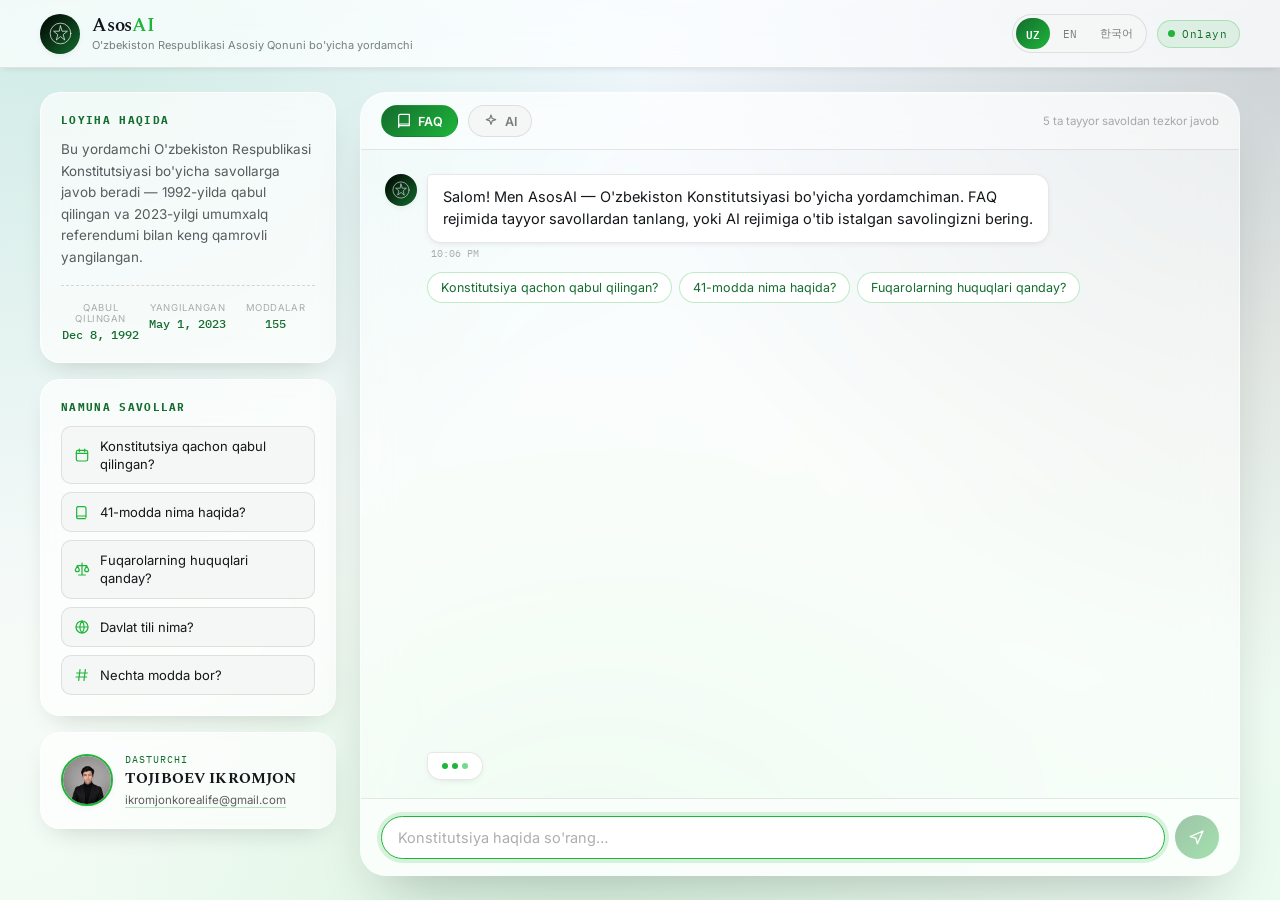
<file: index.html>
<!DOCTYPE html>
<html lang="uz">
<head>
<meta charset="UTF-8">
<meta name="viewport" content="width=device-width, initial-scale=1.0">
<meta name="description" content="AsosAI — Uzbekistan Constitution assistant with FAQ and AI (RAG-style) modes.">
<title>AsosAI — Konstitutsiya Yordamchisi</title>
<link rel="preconnect" href="https://fonts.googleapis.com">
<link rel="preconnect" href="https://fonts.gstatic.com" crossorigin>
<link href="https://fonts.googleapis.com/css2?family=Spectral:wght@500;600;700&family=Inter:wght@400;500;600;700&family=IBM+Plex+Mono:wght@400;500&display=swap" rel="stylesheet">
<link rel="stylesheet" href="style.css">
</head>
<body>

<!-- Reusable icons -->
<svg width="0" height="0" style="position:absolute" aria-hidden="true">
  <symbol id="icon-seal" viewBox="0 0 60 60">
    <circle cx="30" cy="30" r="27"/>
    <path class="icon-fill" d="M30 10 L34 24 L48 24 L37 33 L41 47 L30 38 L19 47 L23 33 L12 24 L26 24 Z"/>
  </symbol>
  <symbol id="icon-calendar" viewBox="0 0 24 24"><rect x="3.5" y="5" width="17" height="16" rx="2.5"/><path d="M3.5 9.5h17M8 3v4M16 3v4"/></symbol>
  <symbol id="icon-scroll" viewBox="0 0 24 24"><path d="M6 4h9a3 3 0 0 1 3 3v13a2 2 0 0 0-2-2H6a2 2 0 0 0 0 4h11"/><path d="M6 4a2 2 0 0 0-2 2v13"/></symbol>
  <symbol id="icon-scale" viewBox="0 0 24 24"><path d="M12 3v18M7 21h10M5 7h14M5 7 2 13a3 3 0 0 0 6 0L5 7ZM19 7l-3 6a3 3 0 0 0 6 0l-3-6Z"/></symbol>
  <symbol id="icon-globe" viewBox="0 0 24 24"><circle cx="12" cy="12" r="9"/><path d="M3 12h18M12 3a14 14 0 0 1 0 18M12 3a14 14 0 0 0 0 18"/></symbol>
  <symbol id="icon-hash" viewBox="0 0 24 24"><path d="M9 4 7 20M17 4l-2 16M4 9h16M3 15h16"/></symbol>
  <symbol id="icon-send" viewBox="0 0 24 24"><path class="icon-fill" d="M3 11.5 20 4l-7.5 17-2-7.5L3 11.5Z"/></symbol>
  <symbol id="icon-menu" viewBox="0 0 24 24"><path d="M4 7h16M4 12h16M4 17h16"/></symbol>
  <symbol id="icon-close" viewBox="0 0 24 24"><path d="M6 6l12 12M18 6 6 18"/></symbol>
  <symbol id="icon-arrow-down" viewBox="0 0 24 24"><path d="M12 4v16M6 14l6 6 6-6"/></symbol>
  <symbol id="icon-sparkle" viewBox="0 0 24 24"><path d="M12 3l1.8 5.2L19 10l-5.2 1.8L12 17l-1.8-5.2L5 10l5.2-1.8L12 3Z"/></symbol>
  <symbol id="icon-book" viewBox="0 0 24 24"><path d="M4 4.5A2.5 2.5 0 0 1 6.5 2H20v17H6.5A2.5 2.5 0 0 0 4 21.5V4.5Z"/><path d="M4 19a2.5 2.5 0 0 1 2.5-2.5H20"/></symbol>
</svg>

<!-- ===== Fixed header ===== -->
<header class="app-header">
  <div class="header-inner">
    <button class="icon-btn sidebar-toggle" id="sidebarToggle" aria-label="Toggle menu" aria-expanded="false" aria-controls="sidebar">
      <svg class="icon"><use href="#icon-menu"/></svg>
    </button>

    <div class="header-brand">
      <span class="seal seal--header" aria-hidden="true"><svg class="icon"><use href="#icon-seal"/></svg></span>
      <div class="header-titles">
        <h1>Asos<span class="accent-text">AI</span></h1>
        <p data-i18n="headerSub">Your guide to the Basic Law of the Republic of Uzbekistan</p>
      </div>
    </div>

    <div class="header-right">
      <div class="lang-switch" role="group" aria-label="Language">
        <button data-ui-lang="uz" class="active">UZ</button>
        <button data-ui-lang="en">EN</button>
        <button data-ui-lang="ko">한국어</button>
      </div>
      <span class="status-pill" title="Assistant is ready to answer">
        <span class="status-dot"></span> <span data-i18n="online">Online</span>
      </span>
    </div>
  </div>
</header>

<div class="app-body">

  <div class="sidebar-overlay" id="sidebarOverlay"></div>

  <!-- ===== Sidebar ===== -->
  <aside class="sidebar" id="sidebar" aria-label="About and sample questions">
    <button class="icon-btn sidebar-close" id="sidebarClose" aria-label="Close menu">
      <svg class="icon"><use href="#icon-close"/></svg>
    </button>

    <section class="panel panel--about">
      <h2 class="panel-title" data-i18n="aboutTitle">About</h2>
      <p class="panel-text" data-i18n="aboutText">
        This assistant answers questions about the Constitution of the Republic of Uzbekistan —
        adopted in 1992 and comprehensively renewed by national referendum in 2023.
      </p>
      <dl class="about-stats">
        <div><dt data-i18n="statAdopted">Adopted</dt><dd>Dec 8, 1992</dd></div>
        <div><dt data-i18n="statRenewed">Renewed</dt><dd>May 1, 2023</dd></div>
        <div><dt data-i18n="statArticles">Articles</dt><dd>155</dd></div>
      </dl>
    </section>

    <section class="panel panel--questions">
      <h2 class="panel-title" data-i18n="sampleQTitle">Sample Questions</h2>
      <div class="sample-questions" id="sampleQuestions">
        <button class="sample-q" data-qid="adoption"><svg class="icon icon--sm"><use href="#icon-calendar"/></svg><span data-i18n-q="adoption">When was the Constitution adopted?</span></button>
        <button class="sample-q" data-qid="article-41"><svg class="icon icon--sm"><use href="#icon-scroll"/></svg><span data-i18n-q="article-41">What is Article 41?</span></button>
        <button class="sample-q" data-qid="citizens-rights"><svg class="icon icon--sm"><use href="#icon-scale"/></svg><span data-i18n-q="citizens-rights">What are citizens' rights?</span></button>
        <button class="sample-q" data-qid="state-language"><svg class="icon icon--sm"><use href="#icon-globe"/></svg><span data-i18n-q="state-language">What is the state language?</span></button>
        <button class="sample-q" data-qid="article-count"><svg class="icon icon--sm"><use href="#icon-hash"/></svg><span data-i18n-q="article-count">How many articles are there?</span></button>
      </div>
    </section>

    <section class="panel panel--developer">
      <div class="developer-block">
        <img src="developer.jpg" alt="Tojiboev Ikromjon" class="developer-photo"
             onerror="this.replaceWith(Object.assign(document.createElement('div'),{className:'developer-photo developer-photo--fallback',textContent:'TI'}))">
        <div class="developer-info">
          <span class="dev-label" data-i18n="devLabel">Developer</span>
          <span class="dev-name">Tojiboev Ikromjon</span>
          <a class="dev-contact" href="mailto:ikromjonkorealife@gmail.com">ikromjonkorealife@gmail.com</a>
        </div>
      </div>
    </section>
  </aside>

  <!-- ===== Chat area ===== -->
  <main class="chat-wrap">
    <div class="chat-container">

      <div class="mode-switch" role="group" aria-label="Mode">
        <button class="mode-btn active" data-mode="faq">
          <svg class="icon icon--sm"><use href="#icon-book"/></svg>
          <span data-i18n="modeFaq">FAQ</span>
        </button>
        <button class="mode-btn" data-mode="ai">
          <svg class="icon icon--sm"><use href="#icon-sparkle"/></svg>
          <span data-i18n="modeAi">AI</span>
        </button>
        <span class="mode-desc" id="modeDesc" data-i18n="modeFaqDesc">Instant answers from 5 curated questions</span>
      </div>

      <div class="chat-messages" id="chatMessagesFaq" role="log" aria-live="polite" aria-label="FAQ conversation"></div>
      <div class="chat-messages" id="chatMessagesAi" role="log" aria-live="polite" aria-label="AI conversation" hidden></div>

      <button class="scroll-fab" id="scrollFab" aria-label="Scroll to latest message" hidden>
        <svg class="icon"><use href="#icon-arrow-down"/></svg>
      </button>

      <div class="typing-indicator" id="typingIndicator" hidden>
        <span class="avatar avatar--bot"><svg class="icon"><use href="#icon-seal"/></svg></span>
        <div class="typing-dots"><span></span><span></span><span></span></div>
      </div>

      <form class="chat-input-row" id="chatForm">
        <input type="text" id="userInput" name="message" data-i18n-placeholder="inputPlaceholder" placeholder="Ask about the Constitution…" maxlength="300" autocomplete="off" aria-label="Type your question">
        <button type="submit" class="send-btn" id="sendBtn" aria-label="Send message" disabled>
          <svg class="icon"><use href="#icon-send"/></svg>
        </button>
      </form>
    </div>
  </main>
</div>

<script src="script.js"></script>
</body>
</html>
</file>
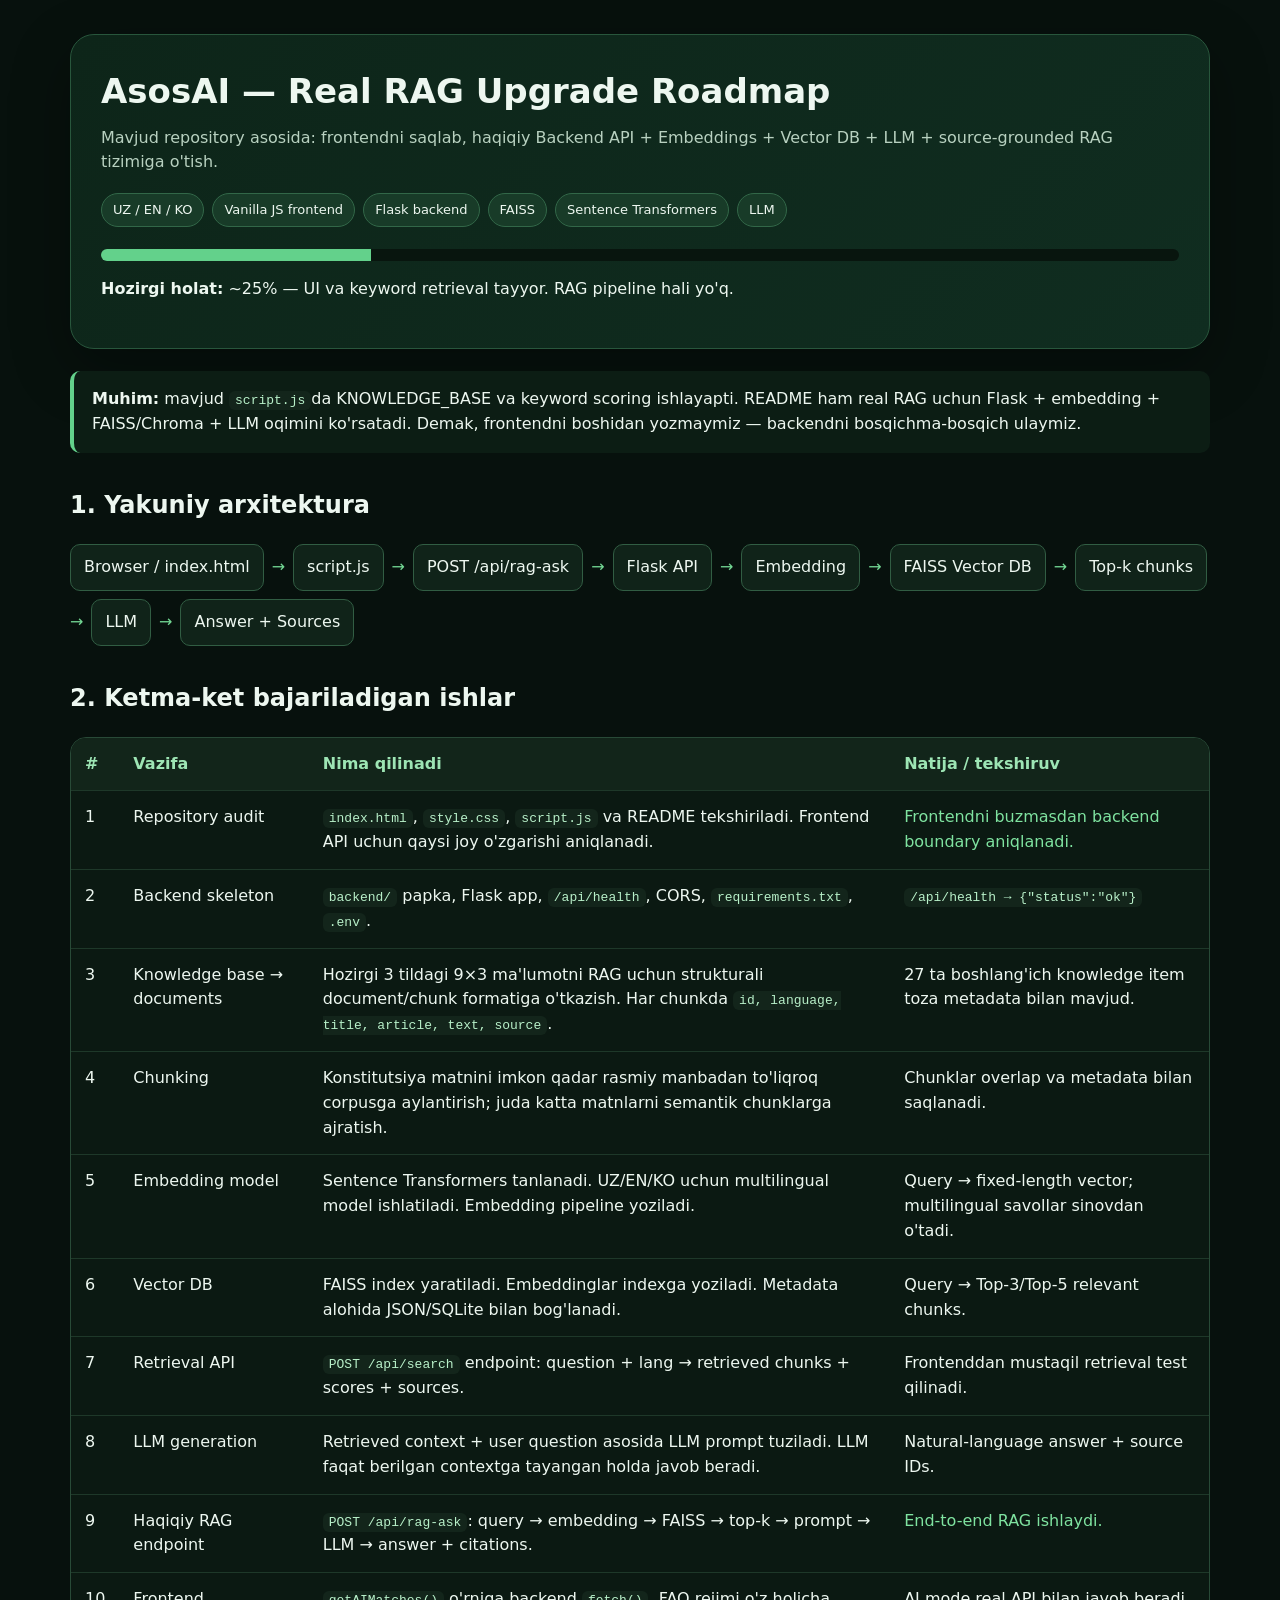
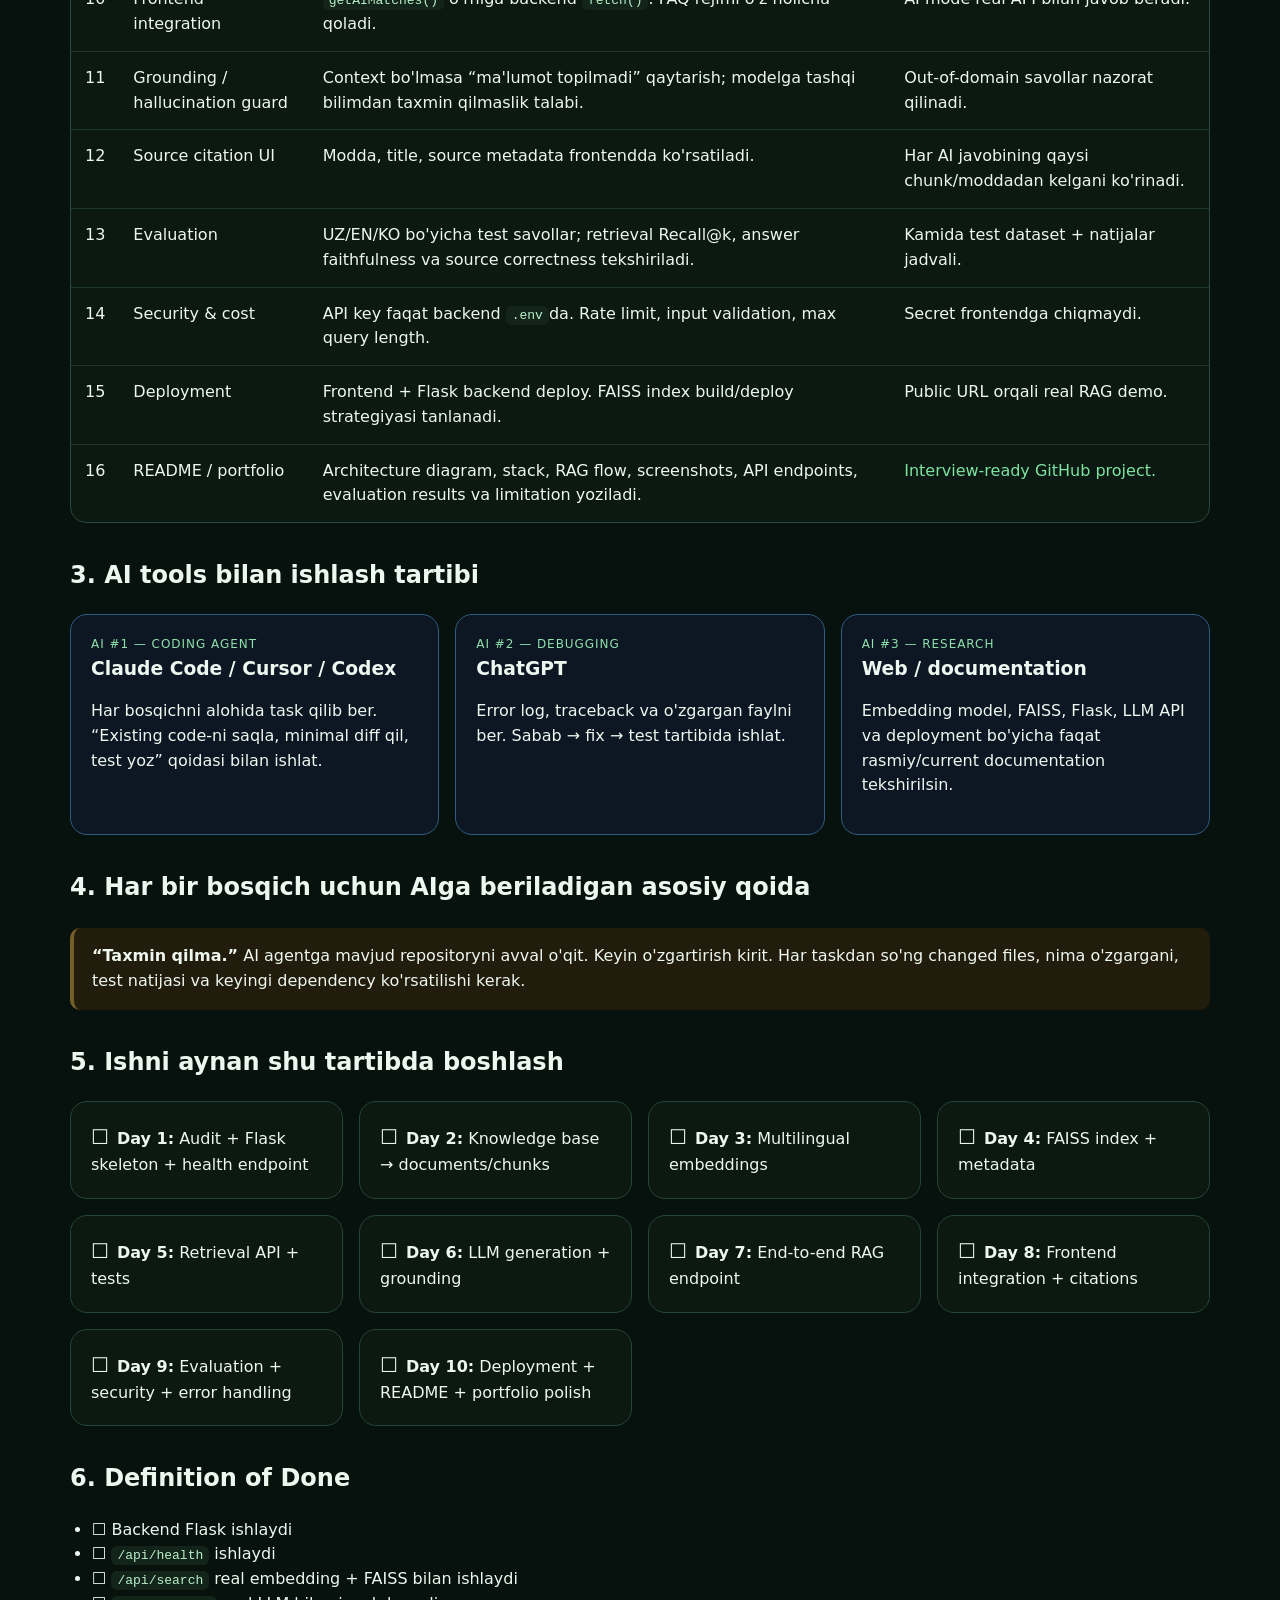
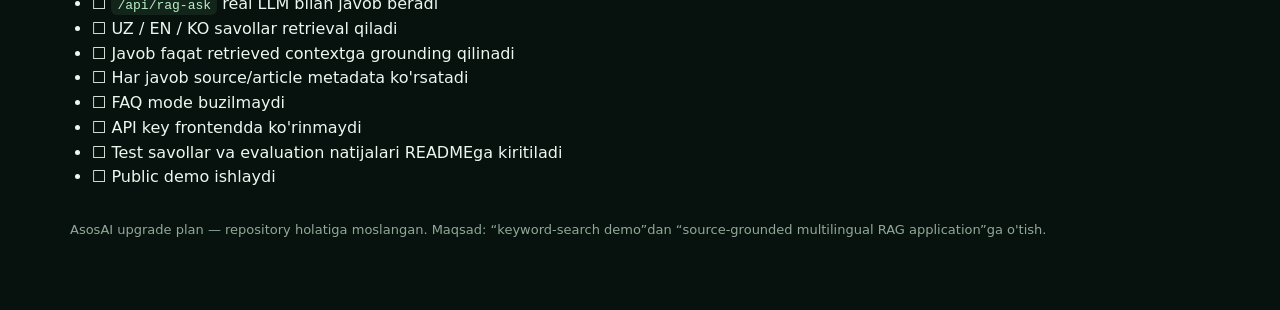
<file: AsosAI_RAG_Upgrade_Roadmap.html>
<!doctype html>
<html lang="uz">
<head>
<meta charset="utf-8">
<meta name="viewport" content="width=device-width,initial-scale=1">
<title>AsosAI — Real RAG Upgrade Roadmap</title>
<style>
*{box-sizing:border-box}body{margin:0;font-family:Inter,system-ui,-apple-system,Segoe UI,sans-serif;background:#07110d;color:#edf7f0;line-height:1.55}
.wrap{max-width:1180px;margin:auto;padding:34px 20px 70px}.hero{background:linear-gradient(135deg,#0d2519,#102d20);border:1px solid #28563c;border-radius:24px;padding:30px;box-shadow:0 20px 60px #0005}
h1{margin:0 0 8px;font-size:34px}h2{margin-top:34px}.sub{color:#b8d1c0}.badges{display:flex;gap:8px;flex-wrap:wrap;margin-top:18px}.badge{padding:6px 11px;border-radius:999px;background:#183b28;border:1px solid #326748;font-size:13px}
.progress{margin-top:22px;background:#08150e;border-radius:12px;height:12px;overflow:hidden}.bar{height:100%;width:25%;background:#63d18b}
.note{margin:22px 0;padding:16px 18px;border-left:4px solid #63d18b;background:#0c1d14;border-radius:10px}
.grid{display:grid;grid-template-columns:repeat(auto-fit,minmax(260px,1fr));gap:16px}.card{background:#0b1912;border:1px solid #244633;border-radius:17px;padding:20px}.card h3{margin:0 0 8px}.status{font-size:12px;text-transform:uppercase;letter-spacing:.08em;color:#8fe0aa}
table{width:100%;border-collapse:separate;border-spacing:0;overflow:hidden;border:1px solid #284a37;border-radius:16px;background:#0b1912}th,td{padding:14px;border-bottom:1px solid #1e3829;text-align:left;vertical-align:top}th{background:#12251a;color:#9de5b4}tr:last-child td{border-bottom:0}.done{color:#7fe3a0}.todo{color:#ffd27d}
code{background:#13251b;padding:2px 6px;border-radius:6px;color:#b8f0c9}.flow{display:flex;gap:8px;flex-wrap:wrap;align-items:center;margin:15px 0}.step{padding:10px 13px;border:1px solid #315d43;border-radius:10px;background:#102319}.arrow{color:#73d894}
.check{font-size:20px;margin-right:8px}ul{padding-left:22px}.critical{border-color:#755f28;background:#211c0b}.ai{border-color:#315c82;background:#0c1723}
.footer{margin-top:30px;color:#91a99a;font-size:13px}
@media(max-width:650px){h1{font-size:27px}th:nth-child(2),td:nth-child(2){display:none}}
</style>
</head>
<body>
<div class="wrap">
<section class="hero">
<h1>AsosAI — Real RAG Upgrade Roadmap</h1>
<div class="sub">Mavjud repository asosida: frontendni saqlab, haqiqiy Backend API + Embeddings + Vector DB + LLM + source-grounded RAG tizimiga o'tish.</div>
<div class="badges">
<span class="badge">UZ / EN / KO</span><span class="badge">Vanilla JS frontend</span>
<span class="badge">Flask backend</span><span class="badge">FAISS</span><span class="badge">Sentence Transformers</span><span class="badge">LLM</span>
</div>
<div class="progress"><div class="bar"></div></div>
<p><b>Hozirgi holat:</b> ~25% — UI va keyword retrieval tayyor. RAG pipeline hali yo'q.</p>
</section>

<div class="note">
<b>Muhim:</b> mavjud <code>script.js</code>da KNOWLEDGE_BASE va keyword scoring ishlayapti. README ham real RAG uchun Flask + embedding + FAISS/Chroma + LLM oqimini ko'rsatadi. Demak, frontendni boshidan yozmaymiz — backendni bosqichma-bosqich ulaymiz.
</div>

<h2>1. Yakuniy arxitektura</h2>
<div class="flow">
<div class="step">Browser / index.html</div><span class="arrow">→</span>
<div class="step">script.js</div><span class="arrow">→</span>
<div class="step">POST /api/rag-ask</div><span class="arrow">→</span>
<div class="step">Flask API</div><span class="arrow">→</span>
<div class="step">Embedding</div><span class="arrow">→</span>
<div class="step">FAISS Vector DB</div><span class="arrow">→</span>
<div class="step">Top-k chunks</div><span class="arrow">→</span>
<div class="step">LLM</div><span class="arrow">→</span>
<div class="step">Answer + Sources</div>
</div>

<h2>2. Ketma-ket bajariladigan ishlar</h2>
<table>
<thead><tr><th>#</th><th>Vazifa</th><th>Nima qilinadi</th><th>Natija / tekshiruv</th></tr></thead>
<tbody>
<tr><td>1</td><td>Repository audit</td><td><code>index.html</code>, <code>style.css</code>, <code>script.js</code> va README tekshiriladi. Frontend API uchun qaysi joy o'zgarishi aniqlanadi.</td><td class="done">Frontendni buzmasdan backend boundary aniqlanadi.</td></tr>
<tr><td>2</td><td>Backend skeleton</td><td><code>backend/</code> papka, Flask app, <code>/api/health</code>, CORS, <code>requirements.txt</code>, <code>.env</code>.</td><td><code>/api/health → {"status":"ok"}</code></td></tr>
<tr><td>3</td><td>Knowledge base → documents</td><td>Hozirgi 3 tildagi 9×3 ma'lumotni RAG uchun strukturali document/chunk formatiga o'tkazish. Har chunkda <code>id, language, title, article, text, source</code>.</td><td>27 ta boshlang'ich knowledge item toza metadata bilan mavjud.</td></tr>
<tr><td>4</td><td>Chunking</td><td>Konstitutsiya matnini imkon qadar rasmiy manbadan to'liqroq corpusga aylantirish; juda katta matnlarni semantik chunklarga ajratish.</td><td>Chunklar overlap va metadata bilan saqlanadi.</td></tr>
<tr><td>5</td><td>Embedding model</td><td>Sentence Transformers tanlanadi. UZ/EN/KO uchun multilingual model ishlatiladi. Embedding pipeline yoziladi.</td><td>Query → fixed-length vector; multilingual savollar sinovdan o'tadi.</td></tr>
<tr><td>6</td><td>Vector DB</td><td>FAISS index yaratiladi. Embeddinglar indexga yoziladi. Metadata alohida JSON/SQLite bilan bog'lanadi.</td><td>Query → Top-3/Top-5 relevant chunks.</td></tr>
<tr><td>7</td><td>Retrieval API</td><td><code>POST /api/search</code> endpoint: question + lang → retrieved chunks + scores + sources.</td><td>Frontenddan mustaqil retrieval test qilinadi.</td></tr>
<tr><td>8</td><td>LLM generation</td><td>Retrieved context + user question asosida LLM prompt tuziladi. LLM faqat berilgan contextga tayangan holda javob beradi.</td><td>Natural-language answer + source IDs.</td></tr>
<tr><td>9</td><td>Haqiqiy RAG endpoint</td><td><code>POST /api/rag-ask</code>: query → embedding → FAISS → top-k → prompt → LLM → answer + citations.</td><td class="done">End-to-end RAG ishlaydi.</td></tr>
<tr><td>10</td><td>Frontend integration</td><td><code>getAIMatches()</code> o'rniga backend <code>fetch()</code>. FAQ rejimi o'z holicha qoladi.</td><td>AI mode real API bilan javob beradi.</td></tr>
<tr><td>11</td><td>Grounding / hallucination guard</td><td>Context bo'lmasa “ma'lumot topilmadi” qaytarish; modelga tashqi bilimdan taxmin qilmaslik talabi.</td><td>Out-of-domain savollar nazorat qilinadi.</td></tr>
<tr><td>12</td><td>Source citation UI</td><td>Modda, title, source metadata frontendda ko'rsatiladi.</td><td>Har AI javobining qaysi chunk/moddadan kelgani ko'rinadi.</td></tr>
<tr><td>13</td><td>Evaluation</td><td>UZ/EN/KO bo'yicha test savollar; retrieval Recall@k, answer faithfulness va source correctness tekshiriladi.</td><td>Kamida test dataset + natijalar jadvali.</td></tr>
<tr><td>14</td><td>Security & cost</td><td>API key faqat backend <code>.env</code>da. Rate limit, input validation, max query length.</td><td>Secret frontendga chiqmaydi.</td></tr>
<tr><td>15</td><td>Deployment</td><td>Frontend + Flask backend deploy. FAISS index build/deploy strategiyasi tanlanadi.</td><td>Public URL orqali real RAG demo.</td></tr>
<tr><td>16</td><td>README / portfolio</td><td>Architecture diagram, stack, RAG flow, screenshots, API endpoints, evaluation results va limitation yoziladi.</td><td class="done">Interview-ready GitHub project.</td></tr>
</tbody>
</table>

<h2>3. AI tools bilan ishlash tartibi</h2>
<div class="grid">
<div class="card ai"><div class="status">AI #1 — Coding agent</div><h3>Claude Code / Cursor / Codex</h3><p>Har bosqichni alohida task qilib ber. “Existing code-ni saqla, minimal diff qil, test yoz” qoidasi bilan ishlat.</p></div>
<div class="card ai"><div class="status">AI #2 — Debugging</div><h3>ChatGPT</h3><p>Error log, traceback va o'zgargan faylni ber. Sabab → fix → test tartibida ishlat.</p></div>
<div class="card ai"><div class="status">AI #3 — Research</div><h3>Web / documentation</h3><p>Embedding model, FAISS, Flask, LLM API va deployment bo'yicha faqat rasmiy/current documentation tekshirilsin.</p></div>
</div>

<h2>4. Har bir bosqich uchun AIga beriladigan asosiy qoida</h2>
<div class="note critical">
<b>“Taxmin qilma.”</b> AI agentga mavjud repositoryni avval o'qit. Keyin o'zgartirish kirit. Har taskdan so'ng changed files, nima o'zgargani, test natijasi va keyingi dependency ko'rsatilishi kerak.
</div>

<h2>5. Ishni aynan shu tartibda boshlash</h2>
<div class="grid">
<div class="card"><span class="check">☐</span><b>Day 1:</b> Audit + Flask skeleton + health endpoint</div>
<div class="card"><span class="check">☐</span><b>Day 2:</b> Knowledge base → documents/chunks</div>
<div class="card"><span class="check">☐</span><b>Day 3:</b> Multilingual embeddings</div>
<div class="card"><span class="check">☐</span><b>Day 4:</b> FAISS index + metadata</div>
<div class="card"><span class="check">☐</span><b>Day 5:</b> Retrieval API + tests</div>
<div class="card"><span class="check">☐</span><b>Day 6:</b> LLM generation + grounding</div>
<div class="card"><span class="check">☐</span><b>Day 7:</b> End-to-end RAG endpoint</div>
<div class="card"><span class="check">☐</span><b>Day 8:</b> Frontend integration + citations</div>
<div class="card"><span class="check">☐</span><b>Day 9:</b> Evaluation + security + error handling</div>
<div class="card"><span class="check">☐</span><b>Day 10:</b> Deployment + README + portfolio polish</div>
</div>

<h2>6. Definition of Done</h2>
<ul>
<li>☐ Backend Flask ishlaydi</li>
<li>☐ <code>/api/health</code> ishlaydi</li>
<li>☐ <code>/api/search</code> real embedding + FAISS bilan ishlaydi</li>
<li>☐ <code>/api/rag-ask</code> real LLM bilan javob beradi</li>
<li>☐ UZ / EN / KO savollar retrieval qiladi</li>
<li>☐ Javob faqat retrieved contextga grounding qilinadi</li>
<li>☐ Har javob source/article metadata ko'rsatadi</li>
<li>☐ FAQ mode buzilmaydi</li>
<li>☐ API key frontendda ko'rinmaydi</li>
<li>☐ Test savollar va evaluation natijalari READMEga kiritiladi</li>
<li>☐ Public demo ishlaydi</li>
</ul>

<div class="footer">
AsosAI upgrade plan — repository holatiga moslangan. Maqsad: “keyword-search demo”dan “source-grounded multilingual RAG application”ga o'tish.
</div>
</div>
</body>
</html>
</file>
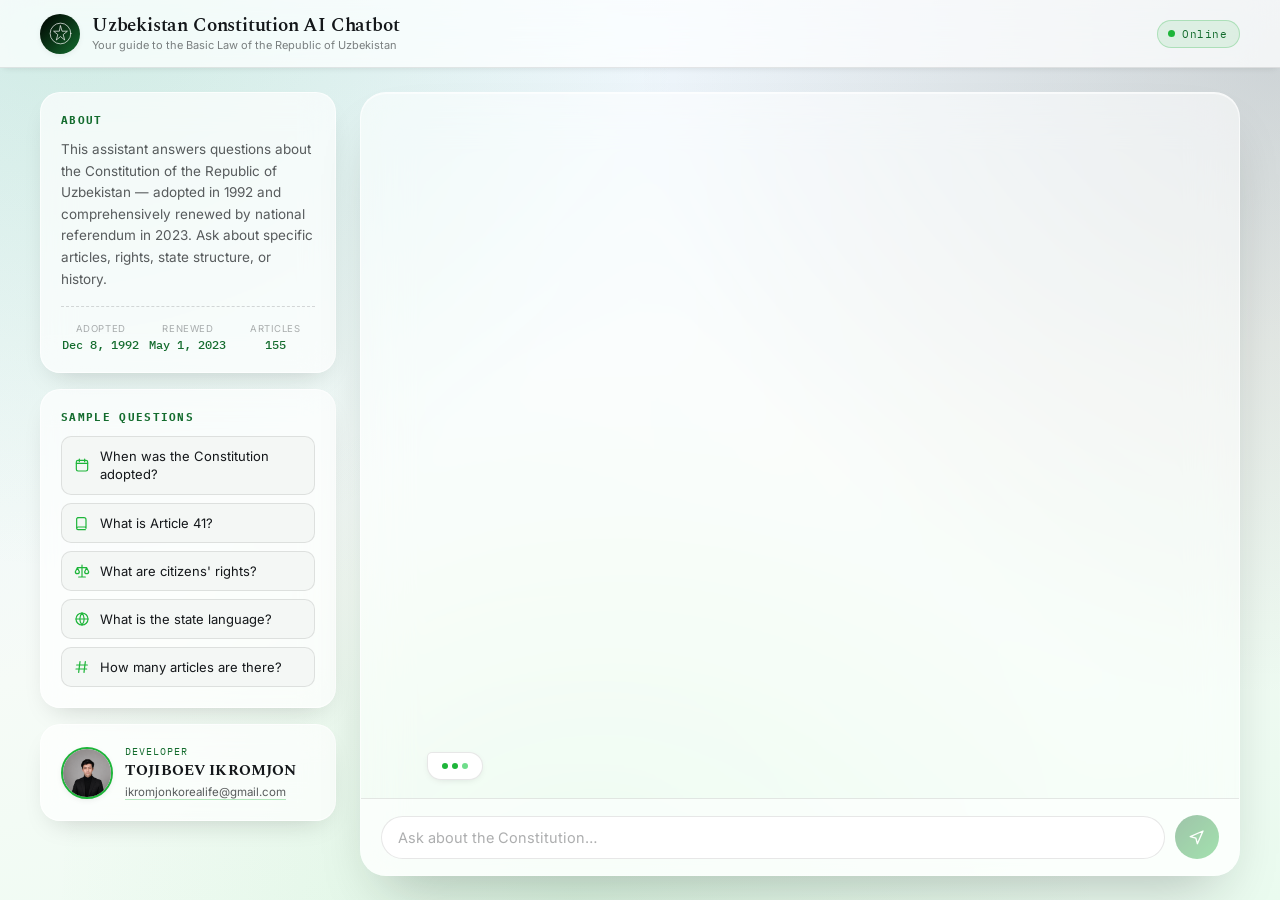
<file: index (2).html>
<!DOCTYPE html>
<html lang="en">
<head>
<meta charset="UTF-8">
<meta name="viewport" content="width=device-width, initial-scale=1.0">
<meta name="description" content="AI assistant that answers questions about the Constitution of the Republic of Uzbekistan.">
<title>Uzbekistan Constitution AI Chatbot</title>
<link rel="preconnect" href="https://fonts.googleapis.com">
<link rel="preconnect" href="https://fonts.gstatic.com" crossorigin>
<link href="https://fonts.googleapis.com/css2?family=Spectral:wght@500;600;700&family=Inter:wght@400;500;600;700&family=IBM+Plex+Mono:wght@400;500&display=swap" rel="stylesheet">
<link rel="stylesheet" href="style.css">
</head>
<body>

<!-- Reusable seal icon, referenced everywhere via <use> -->
<svg width="0" height="0" style="position:absolute" aria-hidden="true">
  <symbol id="icon-seal" viewBox="0 0 60 60">
    <circle cx="30" cy="30" r="27"/>
    <path class="icon-fill" d="M30 10 L34 24 L48 24 L37 33 L41 47 L30 38 L19 47 L23 33 L12 24 L26 24 Z"/>
  </symbol>
  <symbol id="icon-calendar" viewBox="0 0 24 24"><rect x="3.5" y="5" width="17" height="16" rx="2.5"/><path d="M3.5 9.5h17M8 3v4M16 3v4"/></symbol>
  <symbol id="icon-scroll" viewBox="0 0 24 24"><path d="M6 4h9a3 3 0 0 1 3 3v13a2 2 0 0 0-2-2H6a2 2 0 0 0 0 4h11"/><path d="M6 4a2 2 0 0 0-2 2v13"/></symbol>
  <symbol id="icon-scale" viewBox="0 0 24 24"><path d="M12 3v18M7 21h10M5 7h14M5 7 2 13a3 3 0 0 0 6 0L5 7ZM19 7l-3 6a3 3 0 0 0 6 0l-3-6Z"/></symbol>
  <symbol id="icon-globe" viewBox="0 0 24 24"><circle cx="12" cy="12" r="9"/><path d="M3 12h18M12 3a14 14 0 0 1 0 18M12 3a14 14 0 0 0 0 18"/></symbol>
  <symbol id="icon-hash" viewBox="0 0 24 24"><path d="M9 4 7 20M17 4l-2 16M4 9h16M3 15h16"/></symbol>
  <symbol id="icon-send" viewBox="0 0 24 24"><path class="icon-fill" d="M3 11.5 20 4l-7.5 17-2-7.5L3 11.5Z"/></symbol>
  <symbol id="icon-menu" viewBox="0 0 24 24"><path d="M4 7h16M4 12h16M4 17h16"/></symbol>
  <symbol id="icon-close" viewBox="0 0 24 24"><path d="M6 6l12 12M18 6 6 18"/></symbol>
  <symbol id="icon-arrow-down" viewBox="0 0 24 24"><path d="M12 4v16M6 14l6 6 6-6"/></symbol>
</svg>

<!-- ===== Fixed header ===== -->
<header class="app-header">
  <div class="header-inner">
    <button class="icon-btn sidebar-toggle" id="sidebarToggle" aria-label="Toggle menu" aria-expanded="false" aria-controls="sidebar">
      <svg class="icon"><use href="#icon-menu"/></svg>
    </button>

    <div class="header-brand">
      <span class="seal seal--header" aria-hidden="true"><svg class="icon"><use href="#icon-seal"/></svg></span>
      <div class="header-titles">
        <h1>Uzbekistan Constitution AI Chatbot</h1>
        <p>Your guide to the Basic Law of the Republic of Uzbekistan</p>
      </div>
    </div>

    <span class="status-pill" title="Assistant is ready to answer">
      <span class="status-dot"></span> Online
    </span>
  </div>
</header>

<div class="app-body">

  <div class="sidebar-overlay" id="sidebarOverlay"></div>

  <!-- ===== Sidebar ===== -->
  <aside class="sidebar" id="sidebar" aria-label="About and sample questions">
    <button class="icon-btn sidebar-close" id="sidebarClose" aria-label="Close menu">
      <svg class="icon"><use href="#icon-close"/></svg>
    </button>

    <section class="panel panel--about">
      <h2 class="panel-title">About</h2>
      <p class="panel-text">
        This assistant answers questions about the Constitution of the Republic of Uzbekistan —
        adopted in 1992 and comprehensively renewed by national referendum in 2023.
        Ask about specific articles, rights, state structure, or history.
      </p>
      <dl class="about-stats">
        <div><dt>Adopted</dt><dd>Dec 8, 1992</dd></div>
        <div><dt>Renewed</dt><dd>May 1, 2023</dd></div>
        <div><dt>Articles</dt><dd>155</dd></div>
      </dl>
    </section>

    <section class="panel panel--questions">
      <h2 class="panel-title">Sample Questions</h2>
      <div class="sample-questions" id="sampleQuestions">
        <button class="sample-q" data-q="When was the Constitution adopted?">
          <svg class="icon icon--sm"><use href="#icon-calendar"/></svg>
          <span>When was the Constitution adopted?</span>
        </button>
        <button class="sample-q" data-q="What is Article 41?">
          <svg class="icon icon--sm"><use href="#icon-scroll"/></svg>
          <span>What is Article 41?</span>
        </button>
        <button class="sample-q" data-q="What are citizens' rights?">
          <svg class="icon icon--sm"><use href="#icon-scale"/></svg>
          <span>What are citizens' rights?</span>
        </button>
        <button class="sample-q" data-q="What is the state language?">
          <svg class="icon icon--sm"><use href="#icon-globe"/></svg>
          <span>What is the state language?</span>
        </button>
        <button class="sample-q" data-q="How many articles are there?">
          <svg class="icon icon--sm"><use href="#icon-hash"/></svg>
          <span>How many articles are there?</span>
        </button>
      </div>
    </section>

    <section class="panel panel--developer">
      <div class="developer-block">
        <img src="developer.jpg" alt="Tojiboev Ikromjon" class="developer-photo"
             onerror="this.replaceWith(Object.assign(document.createElement('div'),{className:'developer-photo developer-photo--fallback',textContent:'TI'}))">
        <div class="developer-info">
          <span class="dev-label">Developer</span>
          <span class="dev-name">Tojiboev Ikromjon</span>
          <a class="dev-contact" href="mailto:ikromjonkorealife@gmail.com">ikromjonkorealife@gmail.com</a>
        </div>
      </div>
    </section>
  </aside>

  <!-- ===== Chat area ===== -->
  <main class="chat-wrap">
    <div class="chat-container">

      <div class="chat-messages" id="chatMessages" role="log" aria-live="polite" aria-label="Conversation"></div>

      <button class="scroll-fab" id="scrollFab" aria-label="Scroll to latest message" hidden>
        <svg class="icon"><use href="#icon-arrow-down"/></svg>
      </button>

      <div class="typing-indicator" id="typingIndicator" hidden>
        <span class="avatar avatar--bot"><svg class="icon"><use href="#icon-seal"/></svg></span>
        <div class="typing-dots"><span></span><span></span><span></span></div>
      </div>

      <form class="chat-input-row" id="chatForm">
        <input type="text" id="userInput" name="message" placeholder="Ask about the Constitution…" maxlength="300" autocomplete="off" aria-label="Type your question">
        <button type="submit" class="send-btn" id="sendBtn" aria-label="Send message" disabled>
          <svg class="icon"><use href="#icon-send"/></svg>
        </button>
      </form>
    </div>
  </main>
</div>

<script src="script.js"></script>
</body>
</html>
</file>
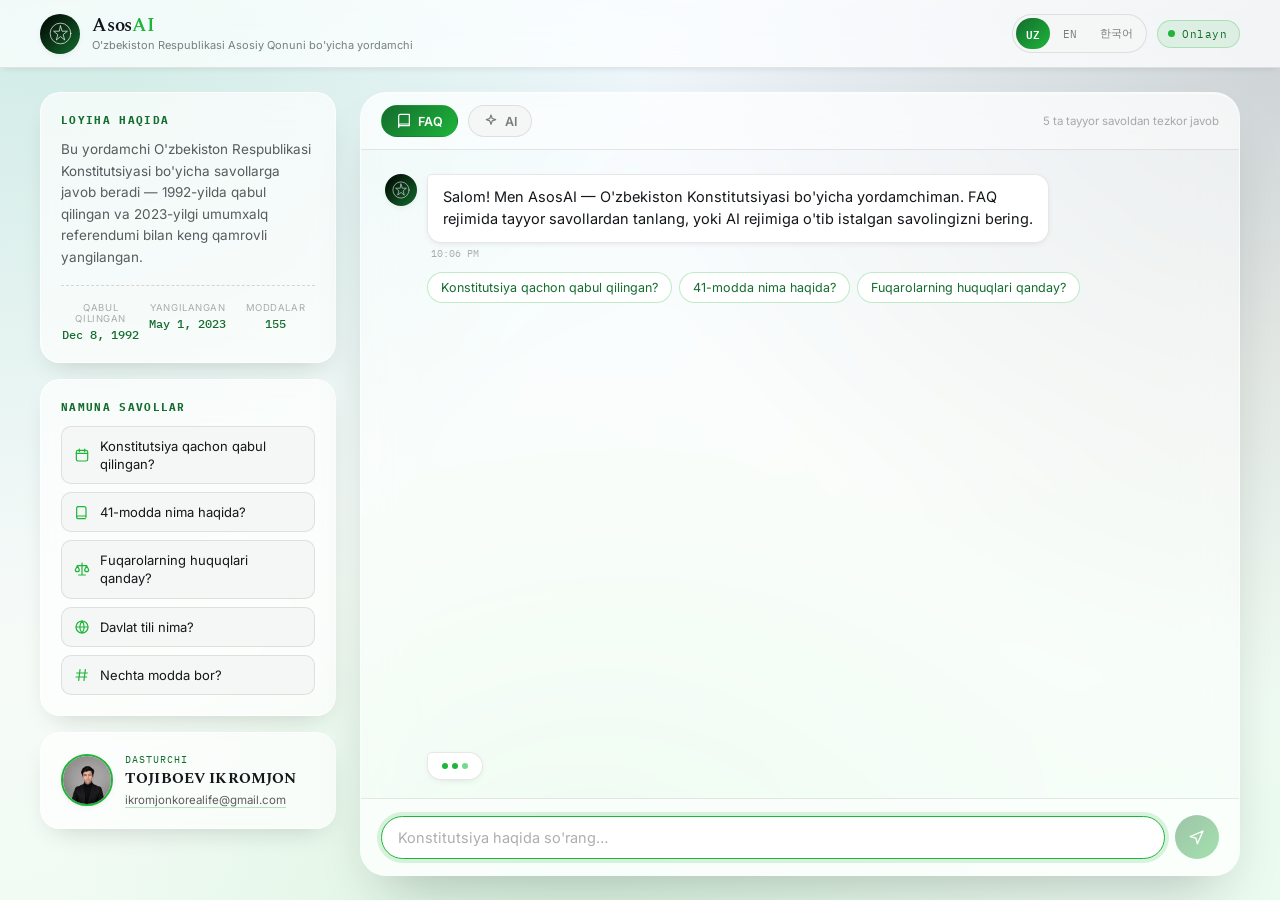
<file: preview (2).html>
<!DOCTYPE html>
<html lang="uz">
<head>
<meta charset="UTF-8">
<meta name="viewport" content="width=device-width, initial-scale=1.0">
<meta name="description" content="AsosAI — Uzbekistan Constitution assistant with FAQ and AI (RAG-style) modes.">
<title>AsosAI — Konstitutsiya Yordamchisi</title>
<link rel="preconnect" href="https://fonts.googleapis.com">
<link rel="preconnect" href="https://fonts.gstatic.com" crossorigin>
<link href="https://fonts.googleapis.com/css2?family=Spectral:wght@500;600;700&family=Inter:wght@400;500;600;700&family=IBM+Plex+Mono:wght@400;500&display=swap" rel="stylesheet">
<style>
/* ==========================================================================
   Uzbekistan Constitution AI Chatbot
   Design system: white / near-black / green (single accent)
   ========================================================================== */

/* ---------- 1. Design tokens ---------- */
:root{
  /* Surfaces */
  --white:        #FFFFFF;
  --mist:         #F4F7F5;
  --mist-2:       #ECF6EF;

  /* Ink (near-black) */
  --ink:          #14171A;
  --ink-70:       rgba(20,23,26,0.70);
  --ink-55:       rgba(20,23,26,0.55);
  --ink-35:       rgba(20,23,26,0.35);
  --ink-16:       rgba(20,23,26,0.16);
  --ink-10:       rgba(20,23,26,0.10);
  --near-black:   #000000;

  /* Brand green — the single accent color against black/white */
  --green-deep:   #146C2E;
  --green:        #1EB53A;
  --green-light:  #6FDD8B;
  --green-10:     rgba(30,181,58,0.10);

  --gradient-brand: linear-gradient(135deg, var(--green-deep) 0%, var(--green) 100%);
  --gradient-brand-deep: linear-gradient(135deg, var(--near-black) 0%, var(--green-deep) 100%);

  --shadow-color: 150 20% 8%;
  --shadow-sm: 0 2px 8px -4px hsl(var(--shadow-color) / 0.18);
  --shadow-md: 0 12px 28px -14px hsl(var(--shadow-color) / 0.22);
  --shadow-lg: 0 30px 60px -24px hsl(var(--shadow-color) / 0.28);

  /* Spacing scale */
  --sp-1: 4px;  --sp-2: 8px;  --sp-3: 12px; --sp-4: 16px;
  --sp-5: 20px; --sp-6: 24px; --sp-7: 32px; --sp-8: 40px;

  /* Radius scale */
  --r-sm: 10px; --r-md: 14px; --r-lg: 20px; --r-xl: 26px; --r-full: 999px;

  /* Type scale */
  --fs-xs: 11px; --fs-sm: 12.5px; --fs-base: 14.5px; --fs-md: 15.5px;
  --fs-lg: 19px; --fs-xl: 22px;

  --header-h: 68px;
  --ease: cubic-bezier(.22,.9,.35,1);
}

/* ---------- 2. Reset ---------- */
*, *::before, *::after{ box-sizing:border-box; }
html, body{ height:100%; }
body{
  margin:0;
  font-family:'Inter', sans-serif;
  font-size:var(--fs-base);
  color:var(--ink);
  -webkit-font-smoothing:antialiased;
  background:
    radial-gradient(circle at 6% -4%, rgba(30,181,58,0.14), transparent 40%),
    radial-gradient(circle at 100% 6%, rgba(20,23,26,0.16), transparent 42%),
    radial-gradient(circle at 45% 100%, rgba(30,181,58,0.09), transparent 46%),
    linear-gradient(165deg, #EAF3FF 0%, #F6FBF7 55%, #EAFBEF 100%);
  background-attachment:fixed;
  min-height:100vh;
  animation:appIn 0.5s var(--ease) both;
}
button{ font:inherit; color:inherit; }
input{ font:inherit; }
a{ color:inherit; }
ul, dl, dd{ margin:0; padding:0; }

/* Base icon behavior: line icons stroke currentColor; .icon-fill elements are solid */
.icon{
  width:20px; height:20px;
  flex-shrink:0;
}
.icon *{
  fill:none;
  stroke:currentColor;
  stroke-width:1.8;
  stroke-linecap:round;
  stroke-linejoin:round;
  vector-effect:non-scaling-stroke;
}
.icon .icon-fill{ fill:currentColor; stroke:none; }
.icon--sm{ width:16px; height:16px; }

.icon-btn{
  width:38px; height:38px;
  display:flex; align-items:center; justify-content:center;
  background:none;
  border:1px solid var(--ink-10);
  border-radius:var(--r-sm);
  color:var(--near-black);
  cursor:pointer;
  transition:background 0.15s var(--ease), transform 0.15s var(--ease);
}
.icon-btn:hover{ background:var(--mist); }
.icon-btn:active{ transform:scale(0.94); }

@keyframes appIn{ from{ opacity:0; } to{ opacity:1; } }

/* ---------- 3. Header ---------- */
.app-header{
  position:fixed; inset:0 0 auto 0;
  height:var(--header-h);
  z-index:100;
  background:rgba(255,255,255,0.74);
  backdrop-filter:blur(18px) saturate(1.4);
  -webkit-backdrop-filter:blur(18px) saturate(1.4);
  border-bottom:1px solid var(--ink-10);
  box-shadow:var(--shadow-sm);
}
.header-inner{
  max-width:1240px; height:100%;
  margin:0 auto; padding:0 20px;
  display:flex; align-items:center; gap:14px;
}
.sidebar-toggle{ display:none; }

.header-brand{ display:flex; align-items:center; gap:12px; min-width:0; flex:1; }

.seal{
  border-radius:50%;
  background:var(--gradient-brand-deep);
  display:flex; align-items:center; justify-content:center;
  box-shadow:var(--shadow-sm);
  transition:transform 0.4s var(--ease);
}
.seal--header{ width:40px; height:40px; }
.seal--header .icon{ width:23px; height:23px; color:var(--white); }
.header-brand:hover .seal--header{ transform:rotate(18deg); }

.header-titles{ min-width:0; }
.header-titles h1{
  font-family:'Spectral', serif;
  font-weight:600;
  font-size:var(--fs-lg);
  margin:0;
  letter-spacing:-0.01em;
  line-height:1.2;
  white-space:nowrap; overflow:hidden; text-overflow:ellipsis;
}
.accent-text{ color:var(--green); }
.header-titles p{
  margin:1px 0 0;
  font-size:var(--fs-xs);
  color:var(--ink-55);
  white-space:nowrap; overflow:hidden; text-overflow:ellipsis;
}

.header-right{ display:flex; align-items:center; gap:10px; flex-shrink:0; }

.lang-switch{
  display:flex; gap:3px;
  background:var(--mist);
  border:1px solid var(--ink-10);
  border-radius:var(--r-full);
  padding:3px;
}
.lang-switch button{
  background:none; border:none;
  padding:6px 10px; border-radius:var(--r-full);
  font-family:'IBM Plex Mono', monospace; font-size:11px;
  color:var(--ink-55);
  cursor:pointer;
  transition:background 0.2s, color 0.2s;
  white-space:nowrap;
}
.lang-switch button:hover{ color:var(--ink); }
.lang-switch button.active{ background:var(--gradient-brand); color:var(--white); font-weight:600; }

.status-pill{
  display:flex; align-items:center; gap:7px;
  flex-shrink:0;
  font-family:'IBM Plex Mono', monospace;
  font-size:var(--fs-xs);
  letter-spacing:0.04em;
  color:var(--green-deep);
  background:rgba(30,181,58,0.10);
  border:1px solid rgba(30,181,58,0.25);
  padding:6px 12px 6px 10px;
  border-radius:var(--r-full);
}
.status-dot{
  width:7px; height:7px; border-radius:50%;
  background:var(--green);
  box-shadow:0 0 0 0 rgba(30,181,58,0.55);
  animation:pulse 2.2s infinite;
}
@keyframes pulse{
  0%{ box-shadow:0 0 0 0 rgba(30,181,58,0.45); }
  70%{ box-shadow:0 0 0 7px rgba(30,181,58,0); }
  100%{ box-shadow:0 0 0 0 rgba(30,181,58,0); }
}

/* ---------- 4. Body layout ---------- */
.app-body{
  display:flex;
  max-width:1240px;
  margin:0 auto;
  padding:calc(var(--header-h) + var(--sp-6)) 20px var(--sp-6);
  gap:var(--sp-6);
  min-height:100vh;
}
.sidebar-overlay{
  display:none;
  position:fixed; inset:0;
  background:rgba(20,23,26,0.38);
  backdrop-filter:blur(2px);
  z-index:150;
}
.sidebar-overlay.visible{ display:block; animation:fadeIn 0.2s var(--ease); }
@keyframes fadeIn{ from{ opacity:0; } to{ opacity:1; } }

/* ---------- 5. Sidebar ---------- */
.sidebar{
  width:296px; flex-shrink:0;
  display:flex; flex-direction:column; gap:var(--sp-4);
  height:fit-content;
  position:sticky; top:calc(var(--header-h) + var(--sp-6));
}
.sidebar-close{ display:none; align-self:flex-end; }

.panel{
  background:rgba(255,255,255,0.68);
  backdrop-filter:blur(16px);
  -webkit-backdrop-filter:blur(16px);
  border:1px solid rgba(255,255,255,0.7);
  border-radius:var(--r-lg);
  padding:var(--sp-5);
  box-shadow:var(--shadow-md);
}
.panel-title{
  font-family:'IBM Plex Mono', monospace;
  font-size:var(--fs-xs);
  letter-spacing:0.12em;
  text-transform:uppercase;
  color:var(--green-deep);
  margin:0 0 var(--sp-3);
}
.panel-text{
  margin:0;
  font-size:13.5px;
  line-height:1.6;
  color:var(--ink-70);
}

.about-stats{
  display:grid;
  grid-template-columns:repeat(3, 1fr);
  gap:var(--sp-2);
  margin-top:var(--sp-4);
  padding-top:var(--sp-4);
  border-top:1px dashed var(--ink-16);
}
.about-stats > div{ text-align:center; }
.about-stats dt{
  font-size:9.5px;
  letter-spacing:0.06em;
  text-transform:uppercase;
  color:var(--ink-35);
  margin-bottom:3px;
}
.about-stats dd{
  font-family:'IBM Plex Mono', monospace;
  font-size:12px;
  font-weight:500;
  color:var(--green-deep);
}

.sample-questions{ display:flex; flex-direction:column; gap:var(--sp-2); }
.sample-q{
  display:flex; align-items:center; gap:10px;
  text-align:left;
  background:var(--mist);
  border:1px solid var(--ink-10);
  color:var(--ink);
  font-size:13px;
  line-height:1.4;
  padding:10px 12px;
  border-radius:var(--r-sm);
  cursor:pointer;
  transition:transform 0.15s var(--ease), background 0.15s var(--ease), border-color 0.15s var(--ease), box-shadow 0.15s var(--ease);
}
.sample-q .icon{ color:var(--green); flex-shrink:0; }
.sample-q:hover{
  background:linear-gradient(135deg, rgba(30,181,58,0.10), rgba(20,23,26,0.05));
  border-color:rgba(30,181,58,0.30);
  box-shadow:var(--shadow-sm);
  transform:translateX(2px);
}
.sample-q:active{ transform:translateX(2px) scale(0.98); }

/* Developer credit */
.developer-block{ display:flex; align-items:center; gap:12px; }
.developer-photo{
  width:52px; height:52px; border-radius:50%; flex-shrink:0;
  object-fit:cover;
  border:2px solid var(--green);
  box-shadow:var(--shadow-sm);
}
.developer-photo--fallback{
  display:flex; align-items:center; justify-content:center;
  background:var(--mist);
  font-family:'Spectral', serif; font-weight:600; font-size:17px;
  color:var(--near-black);
}
.developer-info{ display:flex; flex-direction:column; min-width:0; }
.dev-label{
  font-family:'IBM Plex Mono', monospace;
  font-size:10px; letter-spacing:0.1em; text-transform:uppercase;
  color:var(--green-deep); margin-bottom:2px;
}
.dev-name{
  font-family:'Spectral', serif; font-weight:700; font-size:14.5px;
  text-transform:uppercase; letter-spacing:0.01em; margin-bottom:3px;
}
.dev-contact{
  font-size:11.5px; color:var(--ink-70);
  text-decoration:none;
  border-bottom:1px solid rgba(30,181,58,0.32);
  width:fit-content;
  transition:color 0.15s, border-color 0.15s;
}
.dev-contact:hover{ color:var(--green-deep); border-color:var(--green-deep); }

/* ---------- 6. Chat container ---------- */
.chat-wrap{ flex:1; min-width:0; display:flex; }

.chat-container{
  position:relative;
  flex:1;
  display:flex; flex-direction:column;
  background:rgba(255,255,255,0.58);
  backdrop-filter:blur(24px) saturate(1.3);
  -webkit-backdrop-filter:blur(24px) saturate(1.3);
  border:1px solid rgba(255,255,255,0.65);
  border-radius:var(--r-xl);
  box-shadow:var(--shadow-lg), inset 0 1px 0 rgba(255,255,255,0.6);
  overflow:hidden;
  min-height:560px;
  max-height:calc(100vh - var(--header-h) - 48px);
  animation:riseIn 0.5s var(--ease) both 0.1s;
}
@keyframes riseIn{
  from{ opacity:0; transform:translateY(14px); }
  to{ opacity:1; transform:translateY(0); }
}

/* Mode switch: FAQ vs AI tabs */
.mode-switch{
  display:flex; align-items:center; gap:10px; flex-wrap:wrap;
  padding:var(--sp-3) var(--sp-5);
  border-bottom:1px solid var(--ink-10);
  background:rgba(255,255,255,0.4);
}
.mode-btn{
  display:flex; align-items:center; gap:6px;
  background:var(--mist);
  border:1px solid var(--ink-10);
  padding:7px 14px;
  border-radius:var(--r-full);
  font-size:12.5px; font-weight:600; color:var(--ink-55);
  cursor:pointer;
  transition:background 0.2s, color 0.2s, border-color 0.2s;
}
.mode-btn:hover{ color:var(--ink); border-color:var(--ink-16); }
.mode-btn.active{ background:var(--gradient-brand); color:var(--white); border-color:transparent; }
.mode-desc{
  font-size:11.5px; color:var(--ink-35);
  margin-left:auto;
}

/* AI mode source citation */
.source-row{
  display:flex; align-items:center; gap:6px; flex-wrap:wrap;
  margin:6px 0 0 42px;
  max-width:80%;
}
.source-badge{
  display:inline-flex; align-items:center; gap:5px;
  font-family:'IBM Plex Mono', monospace; font-size:10px;
  color:var(--green-deep);
  background:rgba(30,181,58,0.08);
  border:1px solid rgba(30,181,58,0.22);
  padding:3px 9px; border-radius:var(--r-full);
}

.chat-messages{
  flex:1;
  overflow-y:auto;
  padding:var(--sp-6);
  display:flex; flex-direction:column; gap:2px;
  scroll-behavior:smooth;
}
.chat-messages[hidden]{ display:none; }
.chat-messages::-webkit-scrollbar{ width:8px; }
.chat-messages::-webkit-scrollbar-thumb{ background:var(--ink-16); border-radius:8px; }
.chat-messages::-webkit-scrollbar-thumb:hover{ background:var(--ink-35); }

/* Message groups: consecutive same-sender messages collapse spacing */
.msg-group{ display:flex; flex-direction:column; gap:6px; margin-top:var(--sp-5); }
.msg-group:first-child{ margin-top:0; }
.msg-group.user{ align-items:flex-end; }
.msg-group.bot{ align-items:flex-start; }

.msg-row{
  display:flex; gap:10px;
  max-width:80%;
  animation:msgIn 0.35s var(--ease) both;
}
.msg-group.user .msg-row{ flex-direction:row-reverse; }

@keyframes msgIn{
  from{ opacity:0; transform:translateY(8px) scale(0.98); }
  to{ opacity:1; transform:translateY(0) scale(1); }
}

.avatar{
  width:32px; height:32px; border-radius:50%; flex-shrink:0;
  display:flex; align-items:center; justify-content:center;
  box-shadow:var(--shadow-sm);
  visibility:hidden;
}
.avatar--bot{ background:var(--gradient-brand-deep); }
.avatar--bot .icon{ width:18px; height:18px; color:var(--white); }
.msg-row.avatar-visible .avatar{ visibility:visible; }

.msg-content{ display:flex; flex-direction:column; gap:4px; min-width:0; }
.msg-group.user .msg-content{ align-items:flex-end; }

.bubble{
  padding:11px 15px;
  border-radius:var(--r-md);
  font-size:var(--fs-base);
  line-height:1.55;
  word-wrap:break-word;
  box-shadow:var(--shadow-sm);
}
.msg-group.bot .bubble{
  background:var(--white);
  border:1px solid var(--ink-10);
  color:var(--ink);
  border-top-left-radius:5px;
}
.msg-group.user .bubble{
  background:var(--gradient-brand);
  color:var(--white);
  border-top-right-radius:5px;
}

.msg-time{
  font-family:'IBM Plex Mono', monospace;
  font-size:10px;
  color:var(--ink-35);
  padding:0 4px;
}

/* Quick-reply chips shown after a bot answer */
.chip-row{
  display:flex; flex-wrap:wrap; gap:7px;
  margin:10px 0 4px 42px;
  max-width:80%;
  animation:msgIn 0.35s var(--ease) both;
}
.chip{
  background:var(--white);
  border:1px solid rgba(30,181,58,0.28);
  color:var(--green-deep);
  font-size:12.5px;
  padding:7px 13px;
  border-radius:var(--r-full);
  cursor:pointer;
  transition:background 0.15s var(--ease), transform 0.15s var(--ease);
}
.chip:hover{ background:rgba(30,181,58,0.10); transform:translateY(-1px); }
.chip:active{ transform:translateY(0) scale(0.97); }

/* Typing indicator */
.typing-indicator{
  display:flex; align-items:center; gap:10px;
  padding:0 var(--sp-6) var(--sp-4);
}
.typing-dots{
  display:flex; gap:4px;
  background:var(--white);
  border:1px solid var(--ink-10);
  padding:10px 14px;
  border-radius:var(--r-md);
  border-top-left-radius:5px;
  box-shadow:var(--shadow-sm);
}
.typing-dots span{
  width:6px; height:6px; border-radius:50%;
  background:var(--green);
  animation:bounce 1.2s infinite ease-in-out;
}
.typing-dots span:nth-child(2){ animation-delay:0.15s; background:var(--green); }
.typing-dots span:nth-child(3){ animation-delay:0.3s; background:var(--green-light); }
@keyframes bounce{
  0%, 60%, 100%{ transform:translateY(0); opacity:0.5; }
  30%{ transform:translateY(-5px); opacity:1; }
}

/* Scroll-to-bottom floating button */
.scroll-fab{
  position:absolute;
  right:22px; bottom:88px;
  width:38px; height:38px;
  border-radius:50%;
  background:var(--white);
  border:1px solid var(--ink-10);
  color:var(--near-black);
  display:flex; align-items:center; justify-content:center;
  box-shadow:var(--shadow-md);
  cursor:pointer;
  transition:transform 0.15s var(--ease), opacity 0.15s var(--ease);
  z-index:5;
}
.scroll-fab:hover{ transform:translateY(-2px); }
.scroll-fab[hidden]{ display:none; }

/* ---------- 7. Input row ---------- */
.chat-input-row{
  display:flex; align-items:center; gap:10px;
  padding:var(--sp-4) var(--sp-5);
  border-top:1px solid var(--ink-10);
  background:rgba(255,255,255,0.55);
}
#userInput{
  flex:1;
  border:1px solid var(--ink-10);
  background:var(--white);
  color:var(--ink);
  font-size:var(--fs-base);
  padding:12px 16px;
  border-radius:var(--r-full);
  outline:none;
  transition:border-color 0.15s var(--ease), box-shadow 0.15s var(--ease);
}
#userInput:focus{
  border-color:var(--green);
  box-shadow:0 0 0 4px rgba(30,181,58,0.16);
}
#userInput::placeholder{ color:var(--ink-35); }

.send-btn{
  width:44px; height:44px; flex-shrink:0;
  border:none; border-radius:50%;
  background:var(--gradient-brand);
  color:var(--white);
  cursor:pointer;
  display:flex; align-items:center; justify-content:center;
  box-shadow:var(--shadow-md);
  transition:transform 0.15s var(--ease), opacity 0.15s var(--ease), box-shadow 0.15s var(--ease);
}
.send-btn .icon{ width:18px; height:18px; }
.send-btn:hover:not(:disabled){ transform:translateY(-1px) scale(1.04); }
.send-btn:active:not(:disabled){ transform:translateY(0) scale(0.96); }
.send-btn:disabled{ opacity:0.4; cursor:default; box-shadow:none; }

/* ==========================================================================
   8. Responsive
   ========================================================================== */
@media (max-width: 880px){
  .app-body{ padding-top:calc(var(--header-h) + var(--sp-4)); gap:0; }
  .sidebar-toggle{ display:flex; }
  .status-pill span:last-child{ display:none; }
  .status-pill{ padding:6px; }
  .lang-switch button{ padding:5px 7px; font-size:9.5px; }
  .mode-desc{ display:none; }

  .sidebar{
    position:fixed; inset:0 auto 0 0;
    width:86%; max-width:320px; height:100vh;
    padding:var(--sp-5) var(--sp-4) var(--sp-4);
    background:rgba(246,251,247,0.94);
    backdrop-filter:blur(22px);
    -webkit-backdrop-filter:blur(22px);
    z-index:200;
    transform:translateX(-105%);
    transition:transform 0.32s var(--ease);
    overflow-y:auto;
    border-right:1px solid var(--ink-10);
  }
  .sidebar.open{ transform:translateX(0); }
  .sidebar-close{ display:flex; }

  .chat-container{ min-height:calc(100vh - var(--header-h) - 32px); }
}

@media (max-width: 520px){
  .header-titles p{ display:none; }
  .msg-row, .chip-row, .source-row{ max-width:94%; }
  .chat-messages{ padding:var(--sp-4); }
  .chat-input-row{ padding:var(--sp-3) var(--sp-4); }
  .scroll-fab{ right:14px; bottom:78px; }
}

@media (prefers-reduced-motion: reduce){
  .msg-row, .chip-row, .chat-container, body{ animation:none; }
  .typing-dots span, .status-dot{ animation:none; }
  .sample-q, .send-btn, .seal--header{ transition:none; }
}

</style>
</head>
<body>

<!-- Reusable icons -->
<svg width="0" height="0" style="position:absolute" aria-hidden="true">
  <symbol id="icon-seal" viewBox="0 0 60 60">
    <circle cx="30" cy="30" r="27"/>
    <path class="icon-fill" d="M30 10 L34 24 L48 24 L37 33 L41 47 L30 38 L19 47 L23 33 L12 24 L26 24 Z"/>
  </symbol>
  <symbol id="icon-calendar" viewBox="0 0 24 24"><rect x="3.5" y="5" width="17" height="16" rx="2.5"/><path d="M3.5 9.5h17M8 3v4M16 3v4"/></symbol>
  <symbol id="icon-scroll" viewBox="0 0 24 24"><path d="M6 4h9a3 3 0 0 1 3 3v13a2 2 0 0 0-2-2H6a2 2 0 0 0 0 4h11"/><path d="M6 4a2 2 0 0 0-2 2v13"/></symbol>
  <symbol id="icon-scale" viewBox="0 0 24 24"><path d="M12 3v18M7 21h10M5 7h14M5 7 2 13a3 3 0 0 0 6 0L5 7ZM19 7l-3 6a3 3 0 0 0 6 0l-3-6Z"/></symbol>
  <symbol id="icon-globe" viewBox="0 0 24 24"><circle cx="12" cy="12" r="9"/><path d="M3 12h18M12 3a14 14 0 0 1 0 18M12 3a14 14 0 0 0 0 18"/></symbol>
  <symbol id="icon-hash" viewBox="0 0 24 24"><path d="M9 4 7 20M17 4l-2 16M4 9h16M3 15h16"/></symbol>
  <symbol id="icon-send" viewBox="0 0 24 24"><path class="icon-fill" d="M3 11.5 20 4l-7.5 17-2-7.5L3 11.5Z"/></symbol>
  <symbol id="icon-menu" viewBox="0 0 24 24"><path d="M4 7h16M4 12h16M4 17h16"/></symbol>
  <symbol id="icon-close" viewBox="0 0 24 24"><path d="M6 6l12 12M18 6 6 18"/></symbol>
  <symbol id="icon-arrow-down" viewBox="0 0 24 24"><path d="M12 4v16M6 14l6 6 6-6"/></symbol>
  <symbol id="icon-sparkle" viewBox="0 0 24 24"><path d="M12 3l1.8 5.2L19 10l-5.2 1.8L12 17l-1.8-5.2L5 10l5.2-1.8L12 3Z"/></symbol>
  <symbol id="icon-book" viewBox="0 0 24 24"><path d="M4 4.5A2.5 2.5 0 0 1 6.5 2H20v17H6.5A2.5 2.5 0 0 0 4 21.5V4.5Z"/><path d="M4 19a2.5 2.5 0 0 1 2.5-2.5H20"/></symbol>
</svg>

<!-- ===== Fixed header ===== -->
<header class="app-header">
  <div class="header-inner">
    <button class="icon-btn sidebar-toggle" id="sidebarToggle" aria-label="Toggle menu" aria-expanded="false" aria-controls="sidebar">
      <svg class="icon"><use href="#icon-menu"/></svg>
    </button>

    <div class="header-brand">
      <span class="seal seal--header" aria-hidden="true"><svg class="icon"><use href="#icon-seal"/></svg></span>
      <div class="header-titles">
        <h1>Asos<span class="accent-text">AI</span></h1>
        <p data-i18n="headerSub">Your guide to the Basic Law of the Republic of Uzbekistan</p>
      </div>
    </div>

    <div class="header-right">
      <div class="lang-switch" role="group" aria-label="Language">
        <button data-ui-lang="uz" class="active">UZ</button>
        <button data-ui-lang="en">EN</button>
        <button data-ui-lang="ko">한국어</button>
      </div>
      <span class="status-pill" title="Assistant is ready to answer">
        <span class="status-dot"></span> <span data-i18n="online">Online</span>
      </span>
    </div>
  </div>
</header>

<div class="app-body">

  <div class="sidebar-overlay" id="sidebarOverlay"></div>

  <!-- ===== Sidebar ===== -->
  <aside class="sidebar" id="sidebar" aria-label="About and sample questions">
    <button class="icon-btn sidebar-close" id="sidebarClose" aria-label="Close menu">
      <svg class="icon"><use href="#icon-close"/></svg>
    </button>

    <section class="panel panel--about">
      <h2 class="panel-title" data-i18n="aboutTitle">About</h2>
      <p class="panel-text" data-i18n="aboutText">
        This assistant answers questions about the Constitution of the Republic of Uzbekistan —
        adopted in 1992 and comprehensively renewed by national referendum in 2023.
      </p>
      <dl class="about-stats">
        <div><dt data-i18n="statAdopted">Adopted</dt><dd>Dec 8, 1992</dd></div>
        <div><dt data-i18n="statRenewed">Renewed</dt><dd>May 1, 2023</dd></div>
        <div><dt data-i18n="statArticles">Articles</dt><dd>155</dd></div>
      </dl>
    </section>

    <section class="panel panel--questions">
      <h2 class="panel-title" data-i18n="sampleQTitle">Sample Questions</h2>
      <div class="sample-questions" id="sampleQuestions">
        <button class="sample-q" data-qid="adoption"><svg class="icon icon--sm"><use href="#icon-calendar"/></svg><span data-i18n-q="adoption">When was the Constitution adopted?</span></button>
        <button class="sample-q" data-qid="article-41"><svg class="icon icon--sm"><use href="#icon-scroll"/></svg><span data-i18n-q="article-41">What is Article 41?</span></button>
        <button class="sample-q" data-qid="citizens-rights"><svg class="icon icon--sm"><use href="#icon-scale"/></svg><span data-i18n-q="citizens-rights">What are citizens' rights?</span></button>
        <button class="sample-q" data-qid="state-language"><svg class="icon icon--sm"><use href="#icon-globe"/></svg><span data-i18n-q="state-language">What is the state language?</span></button>
        <button class="sample-q" data-qid="article-count"><svg class="icon icon--sm"><use href="#icon-hash"/></svg><span data-i18n-q="article-count">How many articles are there?</span></button>
      </div>
    </section>

    <section class="panel panel--developer">
      <div class="developer-block">
        <img src="developer.jpg" alt="Tojiboev Ikromjon" class="developer-photo"
             onerror="this.replaceWith(Object.assign(document.createElement('div'),{className:'developer-photo developer-photo--fallback',textContent:'TI'}))">
        <div class="developer-info">
          <span class="dev-label" data-i18n="devLabel">Developer</span>
          <span class="dev-name">Tojiboev Ikromjon</span>
          <a class="dev-contact" href="mailto:ikromjonkorealife@gmail.com">ikromjonkorealife@gmail.com</a>
        </div>
      </div>
    </section>
  </aside>

  <!-- ===== Chat area ===== -->
  <main class="chat-wrap">
    <div class="chat-container">

      <div class="mode-switch" role="group" aria-label="Mode">
        <button class="mode-btn active" data-mode="faq">
          <svg class="icon icon--sm"><use href="#icon-book"/></svg>
          <span data-i18n="modeFaq">FAQ</span>
        </button>
        <button class="mode-btn" data-mode="ai">
          <svg class="icon icon--sm"><use href="#icon-sparkle"/></svg>
          <span data-i18n="modeAi">AI</span>
        </button>
        <span class="mode-desc" id="modeDesc" data-i18n="modeFaqDesc">Instant answers from 5 curated questions</span>
      </div>

      <div class="chat-messages" id="chatMessagesFaq" role="log" aria-live="polite" aria-label="FAQ conversation"></div>
      <div class="chat-messages" id="chatMessagesAi" role="log" aria-live="polite" aria-label="AI conversation" hidden></div>

      <button class="scroll-fab" id="scrollFab" aria-label="Scroll to latest message" hidden>
        <svg class="icon"><use href="#icon-arrow-down"/></svg>
      </button>

      <div class="typing-indicator" id="typingIndicator" hidden>
        <span class="avatar avatar--bot"><svg class="icon"><use href="#icon-seal"/></svg></span>
        <div class="typing-dots"><span></span><span></span><span></span></div>
      </div>

      <form class="chat-input-row" id="chatForm">
        <input type="text" id="userInput" name="message" data-i18n-placeholder="inputPlaceholder" placeholder="Ask about the Constitution…" maxlength="300" autocomplete="off" aria-label="Type your question">
        <button type="submit" class="send-btn" id="sendBtn" aria-label="Send message" disabled>
          <svg class="icon"><use href="#icon-send"/></svg>
        </button>
      </form>
    </div>
  </main>
</div>

<script>
/* ==========================================================================
   AsosAI — script.js
   Pure vanilla JS, no dependencies.

   Architecture:
     1. KNOWLEDGE_BASE (3 languages) + retrieval — the layer to touch for a
        real backend (Flask + vector search + LLM generation).
     2. i18n — UI chrome translation (uz / en / ko).
     3. UI state & rendering — message grouping, chips, source citations, scroll.
     4. Event wiring.
   ========================================================================== */

/* ============================================================
   1. KNOWLEDGE BASE (per language)
   First 5 items = curated FAQ set. All 9 = the AI mode's search corpus.
   ============================================================ */
const KNOWLEDGE_BASE = {
  en: [
    { id: "adoption", question: "When was the Constitution adopted?", keywords: ["when","adopt","adopted","date","history","1992","2023","referendum"],
      answer: "The original Constitution of the Republic of Uzbekistan was adopted on December 8, 1992. It was comprehensively renewed through a nationwide referendum on April 30, 2023, with the new text taking effect on May 1, 2023." },
    { id: "article-41", question: "What is Article 41?", keywords: ["article 41","41","education","school"],
      answer: "Article 41 protects the right to education. The state guarantees free general secondary and primary vocational education, while secondary specialized and higher education are made accessible to everyone in accordance with the law." },
    { id: "citizens-rights", question: "What are citizens' rights?", keywords: ["citizens","rights","freedoms","human rights","civil rights"],
      answer: "Part Two of the Constitution sets out human and civil rights and freedoms — personal rights such as life and liberty, political rights such as voting and free speech, and economic, social and cultural rights such as education, health care and work. All citizens are equal before the law." },
    { id: "state-language", question: "What is the state language?", keywords: ["state language","official language","language","uzbek language"],
      answer: "Uzbek is the state language of the Republic of Uzbekistan under Article 4. The state also guarantees respect for the languages, customs and traditions of all nationalities and peoples living in the country." },
    { id: "article-count", question: "How many articles are there?", keywords: ["how many articles","articles","chapters","parts","sections"],
      answer: "Following the 2023 constitutional reform, the Constitution now contains 155 articles organized into 6 parts and 27 chapters — up from 128 articles in the original 1992 version." },
    { id: "president", question: "How is the President elected?", keywords: ["president","elected","term","seven years","election","head of state"],
      answer: "The President is the head of state, elected by direct popular vote for a seven-year term under Article 90 — extended from five years in the 2023 reform. A president may serve no more than two consecutive terms." },
    { id: "parliament", question: "What is the Oliy Majlis?", keywords: ["oliy majlis","parliament","legislative chamber","senate","deputies","legislature"],
      answer: "The Oliy Majlis is Uzbekistan's supreme legislative body. It is bicameral: the Legislative Chamber (150 elected deputies, the lower house) and the Senate (100 members representing the regions, the upper house), both serving five-year terms." },
    { id: "judiciary", question: "How is the judiciary organized?", keywords: ["judiciary","court","judicial","supreme court","constitutional court","judge"],
      answer: "Judicial power is independent from the legislative and executive branches. It includes the Constitutional Court, the Supreme Court, and the courts of the Republic of Karakalpakstan, regions, districts and cities." },
    { id: "amendment", question: "How can the Constitution be amended?", keywords: ["amend","amendment","change constitution","referendum","modify"],
      answer: "Amending the Constitution requires either a two-thirds vote of both chambers of the Oliy Majlis sitting jointly, or approval by a nationwide referendum, depending on which part of the Constitution is being changed." },
  ],
  uz: [
    { id: "adoption", question: "Konstitutsiya qachon qabul qilingan?", keywords: ["qachon","qabul","tarix","1992","2023","referendum"],
      answer: "O'zbekiston Respublikasining asl Konstitutsiyasi 1992-yil 8-dekabrda qabul qilingan. 2023-yil 30-aprelda umumxalq referendumi orqali keng qamrovli yangilandi, yangi matn 2023-yil 1-maydan kuchga kirdi." },
    { id: "article-41", question: "41-modda nima haqida?", keywords: ["41-modda","41","ta'lim","maktab"],
      answer: "41-modda ta'lim olish huquqini himoya qiladi. Davlat bepul umumiy o'rta va boshlang'ich kasb-hunar ta'limini kafolatlaydi, o'rta maxsus va oliy ta'lim esa qonun asosida hamma uchun ochiq." },
    { id: "citizens-rights", question: "Fuqarolarning huquqlari qanday?", keywords: ["fuqaro","huquq","erkinlik","inson huquqlari"],
      answer: "Konstitutsiyaning ikkinchi qismi inson va fuqaro huquq va erkinliklarini belgilaydi — hayot va erkinlik kabi shaxsiy huquqlar, ovoz berish va so'z erkinligi kabi siyosiy huquqlar, ta'lim, sog'liqni saqlash va mehnat kabi iqtisodiy-ijtimoiy huquqlar. Barcha fuqarolar qonun oldida tengdir." },
    { id: "state-language", question: "Davlat tili nima?", keywords: ["davlat tili","rasmiy til","til","o'zbek tili"],
      answer: "4-moddaga ko'ra, o'zbek tili O'zbekiston Respublikasining davlat tilidir. Davlat, shuningdek, mamlakatda yashovchi barcha millat va xalqlarning tili, urf-odati va an'analariga hurmatni kafolatlaydi." },
    { id: "article-count", question: "Nechta modda bor?", keywords: ["nechta modda","modda","bob","qism"],
      answer: "2023-yilgi konstitutsiyaviy islohotdan so'ng, Konstitutsiya 6 qism va 27 bobga birlashtirilgan 155 moddadan iborat — bu 1992-yilgi asl nusxadagi 128 moddadan ko'p." },
    { id: "president", question: "Prezident qanday saylanadi?", keywords: ["prezident","saylanadi","muddat","yetti yil","saylov","davlat rahbari"],
      answer: "Prezident davlat rahbari bo'lib, 90-moddaga ko'ra xalq tomonidan bevosita 7 yil muddatga saylanadi — 2023-yilgi islohotda 5 yildan oshirilgan. Prezident ketma-ket ikki muddatdan ortiq lavozimda bo'la olmaydi." },
    { id: "parliament", question: "Oliy Majlis nima?", keywords: ["oliy majlis","parlament","qonunchilik palatasi","senat","deputat"],
      answer: "Oliy Majlis O'zbekistonning oliy qonun chiqaruvchi organi. U ikki palatadan iborat — Qonunchilik palatasi (150 deputat, quyi palata) va Senat (hududlarni vakillik qiluvchi 100 a'zo, yuqori palata), ikkalasi ham 5 yil muddatga saylanadi." },
    { id: "judiciary", question: "Sud tizimi qanday tashkil etilgan?", keywords: ["sud","sud tizimi","konstitutsiyaviy sud","oliy sud","sudya"],
      answer: "Sud hokimiyati qonun chiqaruvchi va ijro etuvchi hokimiyatdan mustaqildir. Unga Konstitutsiyaviy sud, Oliy sud, hamda Qoraqalpog'iston Respublikasi, viloyatlar, tuman va shaharlarning sudlari kiradi." },
    { id: "amendment", question: "Konstitutsiyaga qanday o'zgartirish kiritiladi?", keywords: ["o'zgartirish","tuzatish","referendum","konstitutsiyaga o'zgartirish"],
      answer: "Konstitutsiyaga o'zgartirish kiritish, o'zgartirilayotgan qismiga qarab, Oliy Majlis ikkala palatasining qo'shma majlisida uchdan ikki ovoz bilan yoki umumxalq referendumi orqali amalga oshiriladi." },
  ],
  ko: [
    { id: "adoption", question: "헌법은 언제 채택되었나요?", keywords: ["언제","채택","역사","1992","2023","국민투표"],
      answer: "우즈베키스탄 공화국의 원래 헌법은 1992년 12월 8일에 채택되었습니다. 2023년 4월 30일 전국 국민투표를 통해 대폭 개정되었으며, 새 헌법은 2023년 5월 1일부터 발효되었습니다." },
    { id: "article-41", question: "41조는 무엇에 관한 것인가요?", keywords: ["41조","41","교육","학교"],
      answer: "41조는 교육받을 권리를 보장합니다. 국가는 무상 일반 중등교육과 초급 직업교육을 보장하며, 중등 전문교육과 고등교육은 법률에 따라 모두에게 개방됩니다." },
    { id: "citizens-rights", question: "시민의 권리는 무엇인가요?", keywords: ["시민","권리","자유","인권"],
      answer: "헌법 제2부는 인간과 시민의 권리 및 자유를 규정합니다 — 생명과 자유 같은 인격권, 투표와 언론의 자유 같은 정치적 권리, 교육·의료·노동 같은 경제·사회·문화적 권리가 포함됩니다. 모든 시민은 법 앞에 평등합니다." },
    { id: "state-language", question: "국가 공용어는 무엇인가요?", keywords: ["국가 공용어","공용어","언어","우즈베크어"],
      answer: "제4조에 따라 우즈베크어가 우즈베키스탄 공화국의 국가 공용어입니다. 국가는 또한 국내에 거주하는 모든 민족과 인민의 언어, 관습, 전통에 대한 존중을 보장합니다." },
    { id: "article-count", question: "조항은 몇 개인가요?", keywords: ["조항","몇 개","장","부"],
      answer: "2023년 헌법 개정 이후, 헌법은 6부 27장 155개 조항으로 구성되어 있습니다 — 1992년 원본의 128개 조항보다 늘어났습니다." },
    { id: "president", question: "대통령은 어떻게 선출되나요?", keywords: ["대통령","선출","임기","7년","선거","국가원수"],
      answer: "대통령은 국가 원수로서, 제90조에 따라 국민의 직접 투표로 7년 임기로 선출됩니다 — 2023년 개혁으로 5년에서 연장되었습니다. 대통령은 연속 2회를 초과하여 재임할 수 없습니다." },
    { id: "parliament", question: "올리 마즐리스란 무엇인가요?", keywords: ["올리 마즐리스","의회","입법원","상원","세나트","의원"],
      answer: "올리 마즐리스는 우즈베키스탄의 최고 입법기관입니다. 양원제로 구성되며, 하원인 입법원(선출된 150명의 의원)과 지역을 대표하는 상원인 세나트(100명)로 이루어져 있으며, 임기는 모두 5년입니다." },
    { id: "judiciary", question: "사법부는 어떻게 구성되나요?", keywords: ["사법부","법원","헌법재판소","대법원","판사"],
      answer: "사법권은 입법부 및 행정부로부터 독립되어 있습니다. 여기에는 헌법재판소, 대법원, 그리고 카라칼파크스탄 공화국·주·구·시의 법원들이 포함됩니다." },
    { id: "amendment", question: "헌법은 어떻게 개정되나요?", keywords: ["개정","헌법 개정","국민투표","수정"],
      answer: "헌법 개정은 개정되는 부분에 따라 올리 마즐리스 양원 합동 회의에서 3분의 2 찬성을 얻거나, 전국 국민투표를 통해 승인받아야 합니다." },
  ],
};

const FAQ_IDS = ["adoption","article-41","citizens-rights","state-language","article-count"];

/* ============================================================
   2. RETRIEVAL (keyword + lightweight bag-of-words scoring)
   This is the layer to replace with real embedding search
   (e.g. sentence-transformers + FAISS) on a Flask backend.
   ============================================================ */
function scoreItem(query, item) {
  const q = query.toLowerCase();
  let score = 0;
  item.keywords.forEach(kw => {
    if (q.includes(kw.toLowerCase())) score += kw.split(' ').length * 2;
  });
  const words = q.split(/\s+/).filter(w => w.length > 2);
  const answerLower = item.answer.toLowerCase();
  words.forEach(w => { if (answerLower.includes(w)) score += 1; });
  return score;
}

/** FAQ mode: keyword match restricted to the 5 curated questions. */
function findFaqAnswer(query, lang) {
  const kb = KNOWLEDGE_BASE[lang].filter(item => FAQ_IDS.includes(item.id));
  let best = null, bestScore = 0;
  kb.forEach(item => {
    const s = scoreItem(query, item);
    if (s > bestScore) { bestScore = s; best = item; }
  });
  return best;
}

/**
 * AI mode: broader retrieval across the full 9-item knowledge base,
 * returns the top match(es) with a source citation. This is retrieval
 * only (no generative synthesis) — the answer text is the retrieved
 * passage itself, honestly labeled as such in the UI.
 *
 * ---- BACKEND INTEGRATION (Flask + vector search + LLM) ----
 * async function getAIResponse(query, lang) {
 *   const res = await fetch('/api/rag-ask', {
 *     method: 'POST',
 *     headers: { 'Content-Type': 'application/json' },
 *     body: JSON.stringify({ question: query, lang })
 *   });
 *   const data = await res.json();
 *   return { answer: data.answer, sources: data.sources };
 * }
 * Matching Flask route would: embed the query, run a similarity search
 * over embedded Constitution chunks (e.g. FAISS/Chroma), pass the top
 * chunks + question to an LLM to generate a grounded answer, and return
 * both the generated answer and the source article(s) used.
 */
function getAIMatches(query, lang, topK = 2) {
  const kb = KNOWLEDGE_BASE[lang];
  const scored = kb.map(item => ({ item, score: scoreItem(query, item) })).filter(s => s.score > 0);
  scored.sort((a, b) => b.score - a.score);
  return scored.slice(0, topK).map(s => s.item);
}

/* ============================================================
   3. i18n (UZ / EN / KO)
   ============================================================ */
const uiStrings = {
  uz: {
    headerSub: "O'zbekiston Respublikasi Asosiy Qonuni bo'yicha yordamchi",
    online: "Onlayn",
    aboutTitle: "Loyiha haqida",
    aboutText: "Bu yordamchi O'zbekiston Respublikasi Konstitutsiyasi bo'yicha savollarga javob beradi — 1992-yilda qabul qilingan va 2023-yilgi umumxalq referendumi bilan keng qamrovli yangilangan.",
    statAdopted: "Qabul qilingan", statRenewed: "Yangilangan", statArticles: "Moddalar",
    sampleQTitle: "Namuna Savollar",
    devLabel: "Dasturchi",
    modeFaq: "FAQ", modeAi: "AI",
    modeFaqDesc: "5 ta tayyor savoldan tezkor javob",
    modeAiDesc: "Konstitutsiya matnidan qidirib, manba bilan javob beradi (RAG)",
    inputPlaceholder: "Konstitutsiya haqida so'rang…",
    landing: "Salom! Men AsosAI — O'zbekiston Konstitutsiyasi bo'yicha yordamchiman. FAQ rejimida tayyor savollardan tanlang, yoki AI rejimiga o'tib istalgan savolingizni bering.",
    fallback: "Bu savolga ishonchli javobim yo'q. Quyidagi namuna savollardan birini tanlang yoki Konstitutsiyaning qabul qilingan sanasi, moddalari, fuqarolar huquqi, davlat tili yoki tuzilishi haqida so'rang.",
    sourceLabel: "Manba",
    typing: "Yozmoqda...",
    aiLanding: "Bu — AI rejimi (alohida suhbat). Hozircha bu yerda haqiqiy AI backend ulanmagan — savolingizni yozing, tizim qanday javob qaytarishini ko'rasiz.",
    aiNotConnected: "AI backend hali ulanmagan. Bu — namuna javob: savolingiz qabul qilindi va Flask + LLM backendga yuborilishi kerak edi. Ulanganda, bu yerda haqiqiy AI javobi chiqadi.",
  },
  en: {
    headerSub: "Your guide to the Basic Law of the Republic of Uzbekistan",
    online: "Online",
    aboutTitle: "About",
    aboutText: "This assistant answers questions about the Constitution of the Republic of Uzbekistan — adopted in 1992 and comprehensively renewed by national referendum in 2023.",
    statAdopted: "Adopted", statRenewed: "Renewed", statArticles: "Articles",
    sampleQTitle: "Sample Questions",
    devLabel: "Developer",
    modeFaq: "FAQ", modeAi: "AI",
    modeFaqDesc: "Instant answers from 5 curated questions",
    modeAiDesc: "Searches the Constitution and cites its source (RAG)",
    inputPlaceholder: "Ask about the Constitution…",
    landing: "Hello! I am AsosAI, your Uzbekistan Constitution assistant. Pick a curated question in FAQ mode, or switch to AI mode to ask anything.",
    fallback: "I don't have a confident answer for that yet. Try one of the sample questions below, or ask about the Constitution's adoption date, a specific article, citizens' rights, the state language, or its structure.",
    sourceLabel: "Source",
    typing: "Typing...",
    aiLanding: "This is AI mode (a separate conversation). No real AI backend is connected yet — send a question to see how the response will look once it is.",
    aiNotConnected: "The AI backend isn't connected yet. This is a placeholder response: your question was received and would normally be sent to a Flask + LLM backend. Once connected, a real AI-generated answer will appear here.",
  },
  ko: {
    headerSub: "우즈베키스탄 공화국 헌법 안내 도우미",
    online: "온라인",
    aboutTitle: "소개",
    aboutText: "이 어시스턴트는 우즈베키스탄 공화국 헌법에 대한 질문에 답합니다 — 1992년에 채택되었고 2023년 국민투표로 대폭 개정되었습니다.",
    statAdopted: "채택일", statRenewed: "개정일", statArticles: "조항 수",
    sampleQTitle: "예시 질문",
    devLabel: "개발자",
    modeFaq: "FAQ", modeAi: "AI",
    modeFaqDesc: "선별된 5개 질문에 대한 즉시 답변",
    modeAiDesc: "헌법 본문을 검색하여 출처와 함께 답변 (RAG)",
    inputPlaceholder: "헌법에 대해 질문하세요…",
    landing: "안녕하세요! 저는 우즈베키스탄 헌법 도우미 AsosAI입니다. FAQ 모드에서 선별된 질문을 고르거나, AI 모드로 전환해 자유롭게 질문해보세요.",
    fallback: "아직 확실한 답변이 없습니다. 아래 예시 질문 중 하나를 선택하거나, 헌법의 채택일, 특정 조항, 시민의 권리, 공용어, 또는 구조에 대해 질문해보세요.",
    sourceLabel: "출처",
    typing: "입력 중...",
    aiLanding: "여기는 AI 모드(별도의 대화)입니다. 아직 실제 AI 백엔드가 연결되어 있지 않습니다 — 질문을 보내면 연결 후 응답이 어떻게 보일지 확인할 수 있습니다.",
    aiNotConnected: "AI 백엔드가 아직 연결되지 않았습니다. 이것은 임시 응답입니다: 질문은 접수되었으며 원래는 Flask + LLM 백엔드로 전송되어야 합니다. 연결되면 실제 AI 생성 답변이 여기에 표시됩니다.",
  },
};

let currentLang = 'uz';
let currentMode = 'faq';

function applyLang(lang) {
  const t = uiStrings[lang];
  if (!t) return;
  currentLang = lang;
  document.documentElement.lang = lang;

  document.querySelectorAll('[data-i18n]').forEach(el => {
    const key = el.dataset.i18n;
    if (t[key] !== undefined) el.textContent = t[key];
  });
  document.querySelectorAll('[data-i18n-placeholder]').forEach(el => {
    const key = el.dataset.i18nPlaceholder;
    if (t[key] !== undefined) el.placeholder = t[key];
  });

  // sample question button labels pull from the knowledge base itself
  document.querySelectorAll('[data-i18n-q]').forEach(el => {
    const id = el.dataset.i18nQ;
    const item = KNOWLEDGE_BASE[lang].find(k => k.id === id);
    if (item) el.textContent = item.question;
  });

  document.querySelectorAll('.lang-switch button').forEach(btn => {
    btn.classList.toggle('active', btn.dataset.uiLang === lang);
  });

  document.getElementById('modeDesc').textContent = currentMode === 'faq' ? t.modeFaqDesc : t.modeAiDesc;
}

document.querySelectorAll('.lang-switch button').forEach(btn => {
  btn.addEventListener('click', () => applyLang(btn.dataset.uiLang));
});


/* ============================================================
   4. MODE SWITCH (FAQ / AI) — two independent chat panels
   ============================================================ */
const chatMessagesFaq = document.getElementById('chatMessagesFaq');
const chatMessagesAi  = document.getElementById('chatMessagesAi');

function activePanel() {
  return currentMode === 'faq' ? chatMessagesFaq : chatMessagesAi;
}

document.querySelectorAll('.mode-btn').forEach(btn => {
  btn.addEventListener('click', () => {
    currentMode = btn.dataset.mode;
    document.querySelectorAll('.mode-btn').forEach(b => b.classList.toggle('active', b === btn));
    document.getElementById('modeDesc').textContent =
      currentMode === 'faq' ? uiStrings[currentLang].modeFaqDesc : uiStrings[currentLang].modeAiDesc;

    chatMessagesFaq.hidden = currentMode !== 'faq';
    chatMessagesAi.hidden = currentMode !== 'ai';

    if (currentMode === 'ai' && !chatMessagesAi.dataset.initialized) {
      chatMessagesAi.dataset.initialized = '1';
      addMessage(uiStrings[currentLang].aiLanding, 'bot');
    }
    updateScrollFab();
    userInput.focus();
  });
});

/* ============================================================
   5. DOM REFERENCES
   ============================================================ */
const typingIndicator = document.getElementById('typingIndicator');
const chatForm         = document.getElementById('chatForm');
const userInput         = document.getElementById('userInput');
const sendBtn            = document.getElementById('sendBtn');
const scrollFab           = document.getElementById('scrollFab');
const sampleQuestions      = document.getElementById('sampleQuestions');
const sidebar                = document.getElementById('sidebar');
const sidebarToggle           = document.getElementById('sidebarToggle');
const sidebarClose             = document.getElementById('sidebarClose');
const sidebarOverlay            = document.getElementById('sidebarOverlay');

// Per-panel message-grouping state (FAQ and AI keep separate histories)
const panelState = {
  faq: { lastGroup: null, lastSender: null },
  ai:  { lastGroup: null, lastSender: null },
};
let isSending = false;

/* ============================================================
   6. RENDERING HELPERS
   ============================================================ */
function formatTime(date) {
  return date.toLocaleTimeString([], { hour: '2-digit', minute: '2-digit' });
}
function isNearBottom() {
  const el = activePanel();
  return el.scrollHeight - el.scrollTop - el.clientHeight < 80;
}
function scrollToBottom(smooth = true) {
  const el = activePanel();
  el.scrollTo({ top: el.scrollHeight, behavior: smooth ? 'smooth' : 'auto' });
}
function updateScrollFab() {
  scrollFab.hidden = isNearBottom();
}

function addMessage(text, sender) {
  const container = activePanel();
  const state = panelState[currentMode];

  const shouldStartNewGroup = sender !== state.lastSender || !state.lastGroup;

  if (shouldStartNewGroup) {
    state.lastGroup = document.createElement('div');
    state.lastGroup.className = `msg-group ${sender}`;
    container.appendChild(state.lastGroup);
  }
  if (sender === 'bot') {
    state.lastGroup.querySelectorAll('.msg-row').forEach(row => row.classList.remove('avatar-visible'));
  }

  const row = document.createElement('div');
  row.className = `msg-row${sender === 'bot' ? ' avatar-visible' : ''}`;
  if (sender === 'bot') {
    row.insertAdjacentHTML('afterbegin',
      `<span class="avatar avatar--bot"><svg class="icon"><use href="#icon-seal"/></svg></span>`);
  }

  const content = document.createElement('div');
  content.className = 'msg-content';

  const bubble = document.createElement('div');
  bubble.className = 'bubble';
  bubble.textContent = text;

  const time = document.createElement('span');
  time.className = 'msg-time';
  time.textContent = formatTime(new Date());

  content.append(bubble, time);
  row.appendChild(content);
  state.lastGroup.appendChild(row);
  state.lastSender = sender;

  scrollToBottom();
  updateScrollFab();
  return row;
}

/** FAQ mode only: shows which knowledge-base entries the answer was drawn from. */
function addSourceRow(items) {
  if (!items.length) return;
  const container = activePanel();
  const row = document.createElement('div');
  row.className = 'source-row';
  const label = document.createElement('span');
  label.style.fontSize = '10.5px';
  label.style.color = 'var(--ink-35)';
  label.textContent = uiStrings[currentLang].sourceLabel + ':';
  row.appendChild(label);
  items.forEach(item => {
    const badge = document.createElement('span');
    badge.className = 'source-badge';
    badge.textContent = item.question;
    row.appendChild(badge);
  });
  container.appendChild(row);
  scrollToBottom();
  updateScrollFab();
}

function addChips(excludeId) {
  if (currentMode !== 'faq') return; // sample-question chips only make sense in FAQ mode
  const container = activePanel();
  const kb = KNOWLEDGE_BASE[currentLang].filter(i => FAQ_IDS.includes(i.id));
  const remaining = kb.filter(item => item.id !== excludeId).slice(0, 3);
  if (!remaining.length) return;

  const row = document.createElement('div');
  row.className = 'chip-row';
  remaining.forEach(item => {
    const chip = document.createElement('button');
    chip.className = 'chip';
    chip.type = 'button';
    chip.textContent = item.question;
    chip.addEventListener('click', () => sendMessage(item.question));
    row.appendChild(chip);
  });
  container.appendChild(row);
  scrollToBottom();
  updateScrollFab();
}

function showTyping() {
  typingIndicator.hidden = false;
  scrollToBottom();
}
function hideTyping() {
  typingIndicator.hidden = true;
}

/* ============================================================
   7. SEND MESSAGE FLOW
   The whole body runs inside try/finally so a single unexpected
   error can never permanently lock the input (isSending is always
   reset), and any failure is shown to the user instead of failing
   silently.
   ============================================================ */
async function sendMessage(text) {
  let message = '';
  try {
    message = (text ?? userInput.value ?? '').trim();
  } catch (e) {
    message = '';
  }
  if (!message || isSending) return;

  isSending = true;
  updateSendButtonState();

  try {
    addMessage(message, 'user');
    userInput.value = '';
    updateSendButtonState();
    showTyping();

    const typingDelay = 350 + Math.random() * 350;
    await new Promise(resolve => setTimeout(resolve, typingDelay));
    hideTyping();

    if (currentMode === 'faq') {
      const match = findFaqAnswer(message, currentLang);
      const answer = match ? match.answer : uiStrings[currentLang].fallback;
      addMessage(answer, 'bot');
      addChips(match ? match.id : null);
    } else {
      // AI mode: no backend connected yet — always show a clear placeholder.
      // Replace this branch with a real fetch() to your Flask + LLM endpoint
      // once it's ready (see getAIMatches()/README for the RAG scaffold).
      addMessage(uiStrings[currentLang].aiNotConnected, 'bot');
    }
  } catch (err) {
    hideTyping();
    console.error('AsosAI sendMessage error:', err);
    addMessage("⚠ " + (err && err.message ? err.message : "Something went wrong."), 'bot');
  } finally {
    isSending = false;
    updateSendButtonState();
    userInput.focus();
  }
}

function updateSendButtonState() {
  sendBtn.disabled = userInput.value.trim().length === 0 || isSending;
}

/* ============================================================
   8. EVENT WIRING
   ============================================================ */
chatForm.addEventListener('submit', (e) => {
  e.preventDefault();
  sendMessage();
});
userInput.addEventListener('input', updateSendButtonState);
userInput.addEventListener('keydown', (e) => {
  if (e.key === 'Enter' && !e.shiftKey) {
    e.preventDefault();
    sendMessage();
  }
});

sampleQuestions.addEventListener('click', (e) => {
  const btn = e.target.closest('.sample-q');
  if (!btn) return;
  const item = KNOWLEDGE_BASE[currentLang].find(k => k.id === btn.dataset.qid);
  sendMessage(item ? item.question : btn.dataset.qid);
  closeSidebarOnMobile();
});

chatMessagesFaq.addEventListener('scroll', updateScrollFab);
chatMessagesAi.addEventListener('scroll', updateScrollFab);
scrollFab.addEventListener('click', () => scrollToBottom());

function openSidebar() {
  sidebar.classList.add('open');
  sidebarOverlay.classList.add('visible');
  sidebarToggle.setAttribute('aria-expanded', 'true');
}
function closeSidebar() {
  sidebar.classList.remove('open');
  sidebarOverlay.classList.remove('visible');
  sidebarToggle.setAttribute('aria-expanded', 'false');
}
function closeSidebarOnMobile() {
  if (window.innerWidth <= 880) closeSidebar();
}
sidebarToggle.addEventListener('click', () => {
  sidebar.classList.contains('open') ? closeSidebar() : openSidebar();
});
sidebarClose.addEventListener('click', closeSidebar);
sidebarOverlay.addEventListener('click', closeSidebar);
window.addEventListener('keydown', (e) => {
  if (e.key === 'Escape' && sidebar.classList.contains('open')) closeSidebar();
});

/* Safety net: never let an uncaught error silently break the page with no trace. */
window.addEventListener('error', (e) => {
  console.error('AsosAI uncaught error:', e.error || e.message);
});
window.addEventListener('unhandledrejection', (e) => {
  console.error('AsosAI unhandled promise rejection:', e.reason);
  isSending = false; // never leave the input permanently locked
});

/* ============================================================
   9. INIT
   ============================================================ */
window.addEventListener('DOMContentLoaded', () => {
  applyLang('uz');
  currentMode = 'faq';
  addMessage(uiStrings['uz'].landing, 'bot');
  addChips(null);
  updateSendButtonState();
  userInput.focus();
});

</script>
</body>
</html>
</file>
<file: style.css>
/* ==========================================================================
   Uzbekistan Constitution AI Chatbot
   Design system: white / near-black / green (single accent)
   ========================================================================== */

/* ---------- 1. Design tokens ---------- */
:root{
  /* Surfaces */
  --white:        #FFFFFF;
  --mist:         #F4F7F5;
  --mist-2:       #ECF6EF;

  /* Ink (near-black) */
  --ink:          #14171A;
  --ink-70:       rgba(20,23,26,0.70);
  --ink-55:       rgba(20,23,26,0.55);
  --ink-35:       rgba(20,23,26,0.35);
  --ink-16:       rgba(20,23,26,0.16);
  --ink-10:       rgba(20,23,26,0.10);
  --near-black:   #000000;

  /* Brand green — the single accent color against black/white */
  --green-deep:   #146C2E;
  --green:        #1EB53A;
  --green-light:  #6FDD8B;
  --green-10:     rgba(30,181,58,0.10);

  --gradient-brand: linear-gradient(135deg, var(--green-deep) 0%, var(--green) 100%);
  --gradient-brand-deep: linear-gradient(135deg, var(--near-black) 0%, var(--green-deep) 100%);

  --shadow-color: 150 20% 8%;
  --shadow-sm: 0 2px 8px -4px hsl(var(--shadow-color) / 0.18);
  --shadow-md: 0 12px 28px -14px hsl(var(--shadow-color) / 0.22);
  --shadow-lg: 0 30px 60px -24px hsl(var(--shadow-color) / 0.28);

  /* Spacing scale */
  --sp-1: 4px;  --sp-2: 8px;  --sp-3: 12px; --sp-4: 16px;
  --sp-5: 20px; --sp-6: 24px; --sp-7: 32px; --sp-8: 40px;

  /* Radius scale */
  --r-sm: 10px; --r-md: 14px; --r-lg: 20px; --r-xl: 26px; --r-full: 999px;

  /* Type scale */
  --fs-xs: 11px; --fs-sm: 12.5px; --fs-base: 14.5px; --fs-md: 15.5px;
  --fs-lg: 19px; --fs-xl: 22px;

  --header-h: 68px;
  --ease: cubic-bezier(.22,.9,.35,1);
}

/* ---------- 2. Reset ---------- */
*, *::before, *::after{ box-sizing:border-box; }
html, body{ height:100%; }
body{
  margin:0;
  font-family:'Inter', sans-serif;
  font-size:var(--fs-base);
  color:var(--ink);
  -webkit-font-smoothing:antialiased;
  background:
    radial-gradient(circle at 6% -4%, rgba(30,181,58,0.14), transparent 40%),
    radial-gradient(circle at 100% 6%, rgba(20,23,26,0.16), transparent 42%),
    radial-gradient(circle at 45% 100%, rgba(30,181,58,0.09), transparent 46%),
    linear-gradient(165deg, #EAF3FF 0%, #F6FBF7 55%, #EAFBEF 100%);
  background-attachment:fixed;
  min-height:100vh;
  animation:appIn 0.5s var(--ease) both;
}
button{ font:inherit; color:inherit; }
input{ font:inherit; }
a{ color:inherit; }
ul, dl, dd{ margin:0; padding:0; }

/* Base icon behavior: line icons stroke currentColor; .icon-fill elements are solid */
.icon{
  width:20px; height:20px;
  flex-shrink:0;
}
.icon *{
  fill:none;
  stroke:currentColor;
  stroke-width:1.8;
  stroke-linecap:round;
  stroke-linejoin:round;
  vector-effect:non-scaling-stroke;
}
.icon .icon-fill{ fill:currentColor; stroke:none; }
.icon--sm{ width:16px; height:16px; }

.icon-btn{
  width:38px; height:38px;
  display:flex; align-items:center; justify-content:center;
  background:none;
  border:1px solid var(--ink-10);
  border-radius:var(--r-sm);
  color:var(--near-black);
  cursor:pointer;
  transition:background 0.15s var(--ease), transform 0.15s var(--ease);
}
.icon-btn:hover{ background:var(--mist); }
.icon-btn:active{ transform:scale(0.94); }

@keyframes appIn{ from{ opacity:0; } to{ opacity:1; } }

/* ---------- 3. Header ---------- */
.app-header{
  position:fixed; inset:0 0 auto 0;
  height:var(--header-h);
  z-index:100;
  background:rgba(255,255,255,0.74);
  backdrop-filter:blur(18px) saturate(1.4);
  -webkit-backdrop-filter:blur(18px) saturate(1.4);
  border-bottom:1px solid var(--ink-10);
  box-shadow:var(--shadow-sm);
}
.header-inner{
  max-width:1240px; height:100%;
  margin:0 auto; padding:0 20px;
  display:flex; align-items:center; gap:14px;
}
.sidebar-toggle{ display:none; }

.header-brand{ display:flex; align-items:center; gap:12px; min-width:0; flex:1; }

.seal{
  border-radius:50%;
  background:var(--gradient-brand-deep);
  display:flex; align-items:center; justify-content:center;
  box-shadow:var(--shadow-sm);
  transition:transform 0.4s var(--ease);
}
.seal--header{ width:40px; height:40px; }
.seal--header .icon{ width:23px; height:23px; color:var(--white); }
.header-brand:hover .seal--header{ transform:rotate(18deg); }

.header-titles{ min-width:0; }
.header-titles h1{
  font-family:'Spectral', serif;
  font-weight:600;
  font-size:var(--fs-lg);
  margin:0;
  letter-spacing:-0.01em;
  line-height:1.2;
  white-space:nowrap; overflow:hidden; text-overflow:ellipsis;
}
.accent-text{ color:var(--green); }
.header-titles p{
  margin:1px 0 0;
  font-size:var(--fs-xs);
  color:var(--ink-55);
  white-space:nowrap; overflow:hidden; text-overflow:ellipsis;
}

.header-right{ display:flex; align-items:center; gap:10px; flex-shrink:0; }

.lang-switch{
  display:flex; gap:3px;
  background:var(--mist);
  border:1px solid var(--ink-10);
  border-radius:var(--r-full);
  padding:3px;
}
.lang-switch button{
  background:none; border:none;
  padding:6px 10px; border-radius:var(--r-full);
  font-family:'IBM Plex Mono', monospace; font-size:11px;
  color:var(--ink-55);
  cursor:pointer;
  transition:background 0.2s, color 0.2s;
  white-space:nowrap;
}
.lang-switch button:hover{ color:var(--ink); }
.lang-switch button.active{ background:var(--gradient-brand); color:var(--white); font-weight:600; }

.status-pill{
  display:flex; align-items:center; gap:7px;
  flex-shrink:0;
  font-family:'IBM Plex Mono', monospace;
  font-size:var(--fs-xs);
  letter-spacing:0.04em;
  color:var(--green-deep);
  background:rgba(30,181,58,0.10);
  border:1px solid rgba(30,181,58,0.25);
  padding:6px 12px 6px 10px;
  border-radius:var(--r-full);
}
.status-dot{
  width:7px; height:7px; border-radius:50%;
  background:var(--green);
  box-shadow:0 0 0 0 rgba(30,181,58,0.55);
  animation:pulse 2.2s infinite;
}
@keyframes pulse{
  0%{ box-shadow:0 0 0 0 rgba(30,181,58,0.45); }
  70%{ box-shadow:0 0 0 7px rgba(30,181,58,0); }
  100%{ box-shadow:0 0 0 0 rgba(30,181,58,0); }
}

/* ---------- 4. Body layout ---------- */
.app-body{
  display:flex;
  max-width:1240px;
  margin:0 auto;
  padding:calc(var(--header-h) + var(--sp-6)) 20px var(--sp-6);
  gap:var(--sp-6);
  min-height:100vh;
}
.sidebar-overlay{
  display:none;
  position:fixed; inset:0;
  background:rgba(20,23,26,0.38);
  backdrop-filter:blur(2px);
  z-index:150;
}
.sidebar-overlay.visible{ display:block; animation:fadeIn 0.2s var(--ease); }
@keyframes fadeIn{ from{ opacity:0; } to{ opacity:1; } }

/* ---------- 5. Sidebar ---------- */
.sidebar{
  width:296px; flex-shrink:0;
  display:flex; flex-direction:column; gap:var(--sp-4);
  height:fit-content;
  position:sticky; top:calc(var(--header-h) + var(--sp-6));
}
.sidebar-close{ display:none; align-self:flex-end; }

.panel{
  background:rgba(255,255,255,0.68);
  backdrop-filter:blur(16px);
  -webkit-backdrop-filter:blur(16px);
  border:1px solid rgba(255,255,255,0.7);
  border-radius:var(--r-lg);
  padding:var(--sp-5);
  box-shadow:var(--shadow-md);
}
.panel-title{
  font-family:'IBM Plex Mono', monospace;
  font-size:var(--fs-xs);
  letter-spacing:0.12em;
  text-transform:uppercase;
  color:var(--green-deep);
  margin:0 0 var(--sp-3);
}
.panel-text{
  margin:0;
  font-size:13.5px;
  line-height:1.6;
  color:var(--ink-70);
}

.about-stats{
  display:grid;
  grid-template-columns:repeat(3, 1fr);
  gap:var(--sp-2);
  margin-top:var(--sp-4);
  padding-top:var(--sp-4);
  border-top:1px dashed var(--ink-16);
}
.about-stats > div{ text-align:center; }
.about-stats dt{
  font-size:9.5px;
  letter-spacing:0.06em;
  text-transform:uppercase;
  color:var(--ink-35);
  margin-bottom:3px;
}
.about-stats dd{
  font-family:'IBM Plex Mono', monospace;
  font-size:12px;
  font-weight:500;
  color:var(--green-deep);
}

.sample-questions{ display:flex; flex-direction:column; gap:var(--sp-2); }
.sample-q{
  display:flex; align-items:center; gap:10px;
  text-align:left;
  background:var(--mist);
  border:1px solid var(--ink-10);
  color:var(--ink);
  font-size:13px;
  line-height:1.4;
  padding:10px 12px;
  border-radius:var(--r-sm);
  cursor:pointer;
  transition:transform 0.15s var(--ease), background 0.15s var(--ease), border-color 0.15s var(--ease), box-shadow 0.15s var(--ease);
}
.sample-q .icon{ color:var(--green); flex-shrink:0; }
.sample-q:hover{
  background:linear-gradient(135deg, rgba(30,181,58,0.10), rgba(20,23,26,0.05));
  border-color:rgba(30,181,58,0.30);
  box-shadow:var(--shadow-sm);
  transform:translateX(2px);
}
.sample-q:active{ transform:translateX(2px) scale(0.98); }

/* Developer credit */
.developer-block{ display:flex; align-items:center; gap:12px; }
.developer-photo{
  width:52px; height:52px; border-radius:50%; flex-shrink:0;
  object-fit:cover;
  border:2px solid var(--green);
  box-shadow:var(--shadow-sm);
}
.developer-photo--fallback{
  display:flex; align-items:center; justify-content:center;
  background:var(--mist);
  font-family:'Spectral', serif; font-weight:600; font-size:17px;
  color:var(--near-black);
}
.developer-info{ display:flex; flex-direction:column; min-width:0; }
.dev-label{
  font-family:'IBM Plex Mono', monospace;
  font-size:10px; letter-spacing:0.1em; text-transform:uppercase;
  color:var(--green-deep); margin-bottom:2px;
}
.dev-name{
  font-family:'Spectral', serif; font-weight:700; font-size:14.5px;
  text-transform:uppercase; letter-spacing:0.01em; margin-bottom:3px;
}
.dev-contact{
  font-size:11.5px; color:var(--ink-70);
  text-decoration:none;
  border-bottom:1px solid rgba(30,181,58,0.32);
  width:fit-content;
  transition:color 0.15s, border-color 0.15s;
}
.dev-contact:hover{ color:var(--green-deep); border-color:var(--green-deep); }

/* ---------- 6. Chat container ---------- */
.chat-wrap{ flex:1; min-width:0; display:flex; }

.chat-container{
  position:relative;
  flex:1;
  display:flex; flex-direction:column;
  background:rgba(255,255,255,0.58);
  backdrop-filter:blur(24px) saturate(1.3);
  -webkit-backdrop-filter:blur(24px) saturate(1.3);
  border:1px solid rgba(255,255,255,0.65);
  border-radius:var(--r-xl);
  box-shadow:var(--shadow-lg), inset 0 1px 0 rgba(255,255,255,0.6);
  overflow:hidden;
  min-height:560px;
  max-height:calc(100vh - var(--header-h) - 48px);
  animation:riseIn 0.5s var(--ease) both 0.1s;
}
@keyframes riseIn{
  from{ opacity:0; transform:translateY(14px); }
  to{ opacity:1; transform:translateY(0); }
}

/* Mode switch: FAQ vs AI tabs */
.mode-switch{
  display:flex; align-items:center; gap:10px; flex-wrap:wrap;
  padding:var(--sp-3) var(--sp-5);
  border-bottom:1px solid var(--ink-10);
  background:rgba(255,255,255,0.4);
}
.mode-btn{
  display:flex; align-items:center; gap:6px;
  background:var(--mist);
  border:1px solid var(--ink-10);
  padding:7px 14px;
  border-radius:var(--r-full);
  font-size:12.5px; font-weight:600; color:var(--ink-55);
  cursor:pointer;
  transition:background 0.2s, color 0.2s, border-color 0.2s;
}
.mode-btn:hover{ color:var(--ink); border-color:var(--ink-16); }
.mode-btn.active{ background:var(--gradient-brand); color:var(--white); border-color:transparent; }
.mode-desc{
  font-size:11.5px; color:var(--ink-35);
  margin-left:auto;
}

/* AI mode source citation */
.source-row{
  display:flex; align-items:center; gap:6px; flex-wrap:wrap;
  margin:6px 0 0 42px;
  max-width:80%;
}
.source-badge{
  display:inline-flex; align-items:center; gap:5px;
  font-family:'IBM Plex Mono', monospace; font-size:10px;
  color:var(--green-deep);
  background:rgba(30,181,58,0.08);
  border:1px solid rgba(30,181,58,0.22);
  padding:3px 9px; border-radius:var(--r-full);
}

.chat-messages{
  flex:1;
  overflow-y:auto;
  padding:var(--sp-6);
  display:flex; flex-direction:column; gap:2px;
  scroll-behavior:smooth;
}
.chat-messages[hidden]{ display:none; }
.chat-messages::-webkit-scrollbar{ width:8px; }
.chat-messages::-webkit-scrollbar-thumb{ background:var(--ink-16); border-radius:8px; }
.chat-messages::-webkit-scrollbar-thumb:hover{ background:var(--ink-35); }

/* Message groups: consecutive same-sender messages collapse spacing */
.msg-group{ display:flex; flex-direction:column; gap:6px; margin-top:var(--sp-5); }
.msg-group:first-child{ margin-top:0; }
.msg-group.user{ align-items:flex-end; }
.msg-group.bot{ align-items:flex-start; }

.msg-row{
  display:flex; gap:10px;
  max-width:80%;
  animation:msgIn 0.35s var(--ease) both;
}
.msg-group.user .msg-row{ flex-direction:row-reverse; }

@keyframes msgIn{
  from{ opacity:0; transform:translateY(8px) scale(0.98); }
  to{ opacity:1; transform:translateY(0) scale(1); }
}

.avatar{
  width:32px; height:32px; border-radius:50%; flex-shrink:0;
  display:flex; align-items:center; justify-content:center;
  box-shadow:var(--shadow-sm);
  visibility:hidden;
}
.avatar--bot{ background:var(--gradient-brand-deep); }
.avatar--bot .icon{ width:18px; height:18px; color:var(--white); }
.msg-row.avatar-visible .avatar{ visibility:visible; }

.msg-content{ display:flex; flex-direction:column; gap:4px; min-width:0; }
.msg-group.user .msg-content{ align-items:flex-end; }

.bubble{
  padding:11px 15px;
  border-radius:var(--r-md);
  font-size:var(--fs-base);
  line-height:1.55;
  word-wrap:break-word;
  box-shadow:var(--shadow-sm);
}
.msg-group.bot .bubble{
  background:var(--white);
  border:1px solid var(--ink-10);
  color:var(--ink);
  border-top-left-radius:5px;
}
.msg-group.user .bubble{
  background:var(--gradient-brand);
  color:var(--white);
  border-top-right-radius:5px;
}

.msg-time{
  font-family:'IBM Plex Mono', monospace;
  font-size:10px;
  color:var(--ink-35);
  padding:0 4px;
}

/* Quick-reply chips shown after a bot answer */
.chip-row{
  display:flex; flex-wrap:wrap; gap:7px;
  margin:10px 0 4px 42px;
  max-width:80%;
  animation:msgIn 0.35s var(--ease) both;
}
.chip{
  background:var(--white);
  border:1px solid rgba(30,181,58,0.28);
  color:var(--green-deep);
  font-size:12.5px;
  padding:7px 13px;
  border-radius:var(--r-full);
  cursor:pointer;
  transition:background 0.15s var(--ease), transform 0.15s var(--ease);
}
.chip:hover{ background:rgba(30,181,58,0.10); transform:translateY(-1px); }
.chip:active{ transform:translateY(0) scale(0.97); }

/* Typing indicator */
.typing-indicator{
  display:flex; align-items:center; gap:10px;
  padding:0 var(--sp-6) var(--sp-4);
}
.typing-dots{
  display:flex; gap:4px;
  background:var(--white);
  border:1px solid var(--ink-10);
  padding:10px 14px;
  border-radius:var(--r-md);
  border-top-left-radius:5px;
  box-shadow:var(--shadow-sm);
}
.typing-dots span{
  width:6px; height:6px; border-radius:50%;
  background:var(--green);
  animation:bounce 1.2s infinite ease-in-out;
}
.typing-dots span:nth-child(2){ animation-delay:0.15s; background:var(--green); }
.typing-dots span:nth-child(3){ animation-delay:0.3s; background:var(--green-light); }
@keyframes bounce{
  0%, 60%, 100%{ transform:translateY(0); opacity:0.5; }
  30%{ transform:translateY(-5px); opacity:1; }
}

/* Scroll-to-bottom floating button */
.scroll-fab{
  position:absolute;
  right:22px; bottom:88px;
  width:38px; height:38px;
  border-radius:50%;
  background:var(--white);
  border:1px solid var(--ink-10);
  color:var(--near-black);
  display:flex; align-items:center; justify-content:center;
  box-shadow:var(--shadow-md);
  cursor:pointer;
  transition:transform 0.15s var(--ease), opacity 0.15s var(--ease);
  z-index:5;
}
.scroll-fab:hover{ transform:translateY(-2px); }
.scroll-fab[hidden]{ display:none; }

/* ---------- 7. Input row ---------- */
.chat-input-row{
  display:flex; align-items:center; gap:10px;
  padding:var(--sp-4) var(--sp-5);
  border-top:1px solid var(--ink-10);
  background:rgba(255,255,255,0.55);
}
#userInput{
  flex:1;
  border:1px solid var(--ink-10);
  background:var(--white);
  color:var(--ink);
  font-size:var(--fs-base);
  padding:12px 16px;
  border-radius:var(--r-full);
  outline:none;
  transition:border-color 0.15s var(--ease), box-shadow 0.15s var(--ease);
}
#userInput:focus{
  border-color:var(--green);
  box-shadow:0 0 0 4px rgba(30,181,58,0.16);
}
#userInput::placeholder{ color:var(--ink-35); }

.send-btn{
  width:44px; height:44px; flex-shrink:0;
  border:none; border-radius:50%;
  background:var(--gradient-brand);
  color:var(--white);
  cursor:pointer;
  display:flex; align-items:center; justify-content:center;
  box-shadow:var(--shadow-md);
  transition:transform 0.15s var(--ease), opacity 0.15s var(--ease), box-shadow 0.15s var(--ease);
}
.send-btn .icon{ width:18px; height:18px; }
.send-btn:hover:not(:disabled){ transform:translateY(-1px) scale(1.04); }
.send-btn:active:not(:disabled){ transform:translateY(0) scale(0.96); }
.send-btn:disabled{ opacity:0.4; cursor:default; box-shadow:none; }

/* ==========================================================================
   8. Responsive
   ========================================================================== */
@media (max-width: 880px){
  .app-body{ padding-top:calc(var(--header-h) + var(--sp-4)); gap:0; }
  .sidebar-toggle{ display:flex; }
  .status-pill span:last-child{ display:none; }
  .status-pill{ padding:6px; }
  .lang-switch button{ padding:5px 7px; font-size:9.5px; }
  .mode-desc{ display:none; }

  .sidebar{
    position:fixed; inset:0 auto 0 0;
    width:86%; max-width:320px; height:100vh;
    padding:var(--sp-5) var(--sp-4) var(--sp-4);
    background:rgba(246,251,247,0.94);
    backdrop-filter:blur(22px);
    -webkit-backdrop-filter:blur(22px);
    z-index:200;
    transform:translateX(-105%);
    transition:transform 0.32s var(--ease);
    overflow-y:auto;
    border-right:1px solid var(--ink-10);
  }
  .sidebar.open{ transform:translateX(0); }
  .sidebar-close{ display:flex; }

  .chat-container{ min-height:calc(100vh - var(--header-h) - 32px); }
}

@media (max-width: 520px){
  .header-titles p{ display:none; }
  .msg-row, .chip-row, .source-row{ max-width:94%; }
  .chat-messages{ padding:var(--sp-4); }
  .chat-input-row{ padding:var(--sp-3) var(--sp-4); }
  .scroll-fab{ right:14px; bottom:78px; }
}

@media (prefers-reduced-motion: reduce){
  .msg-row, .chip-row, .chat-container, body{ animation:none; }
  .typing-dots span, .status-dot{ animation:none; }
  .sample-q, .send-btn, .seal--header{ transition:none; }
}
</file>
